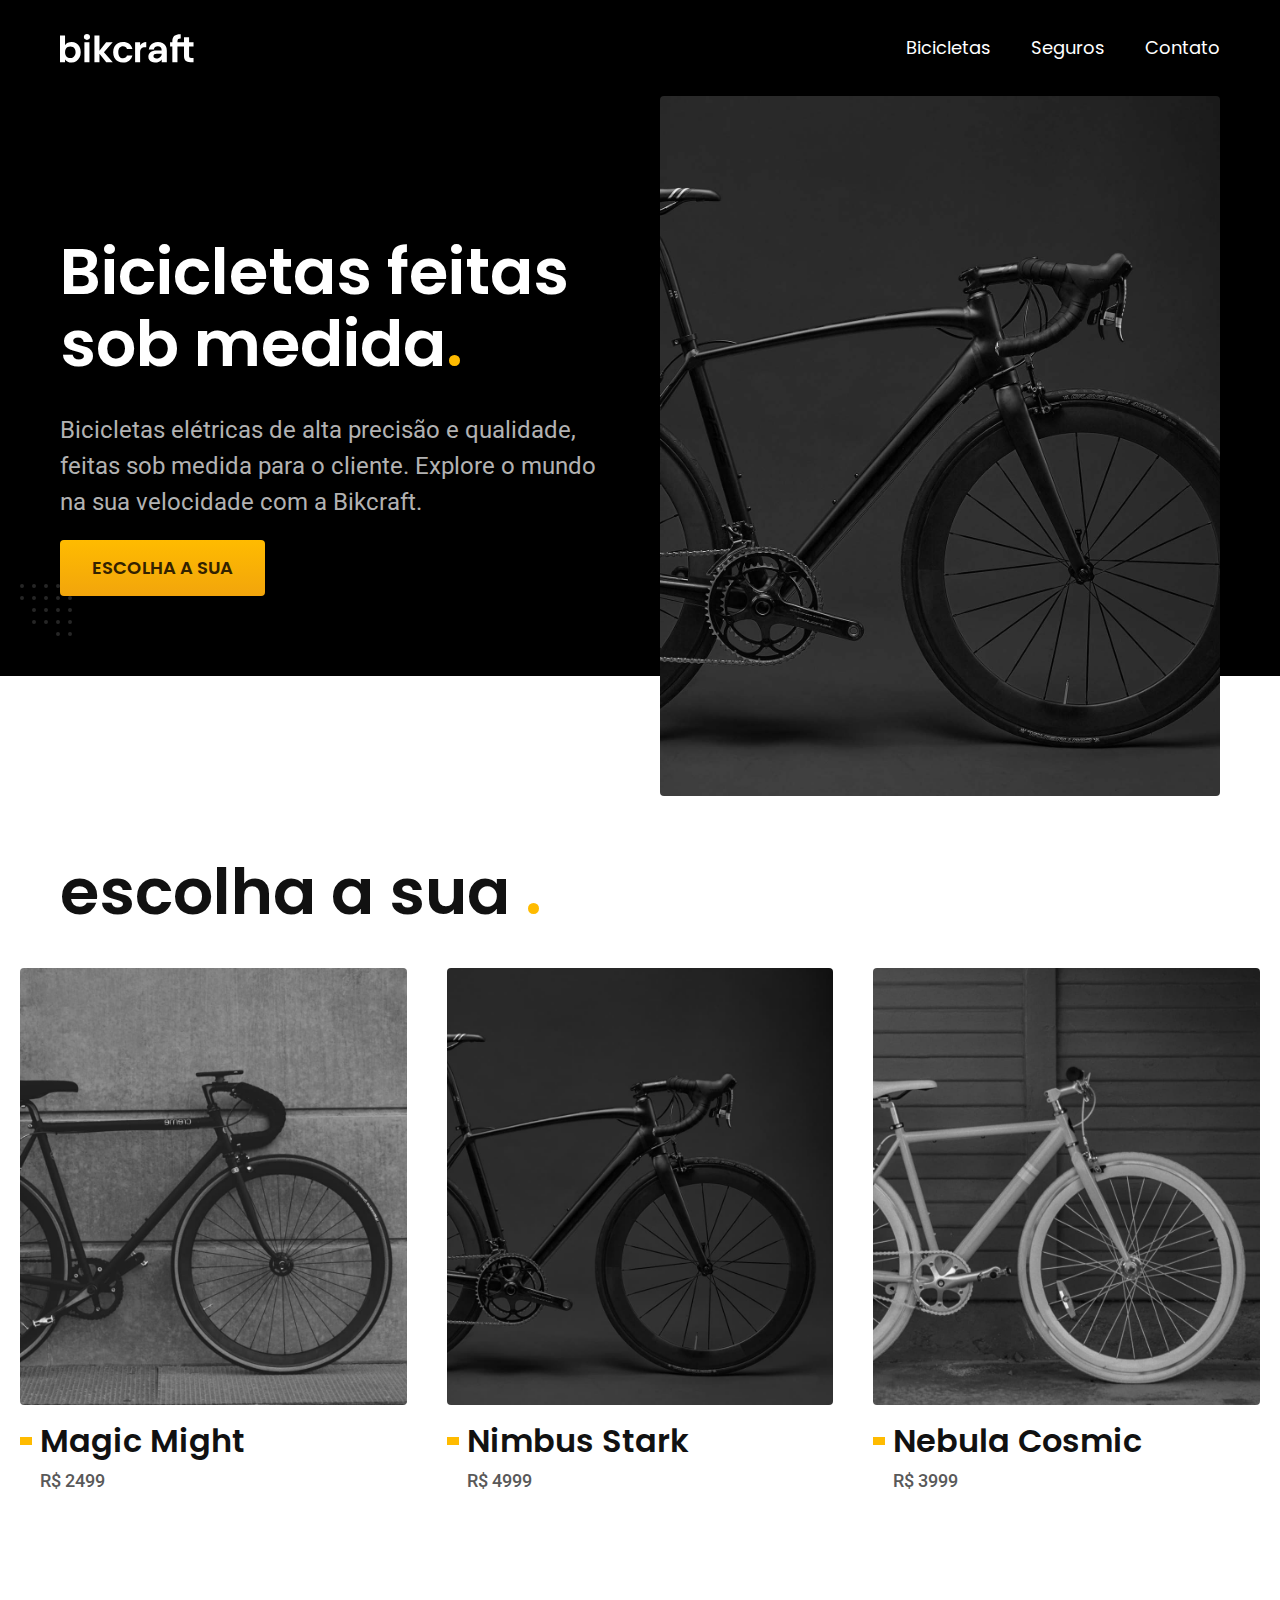
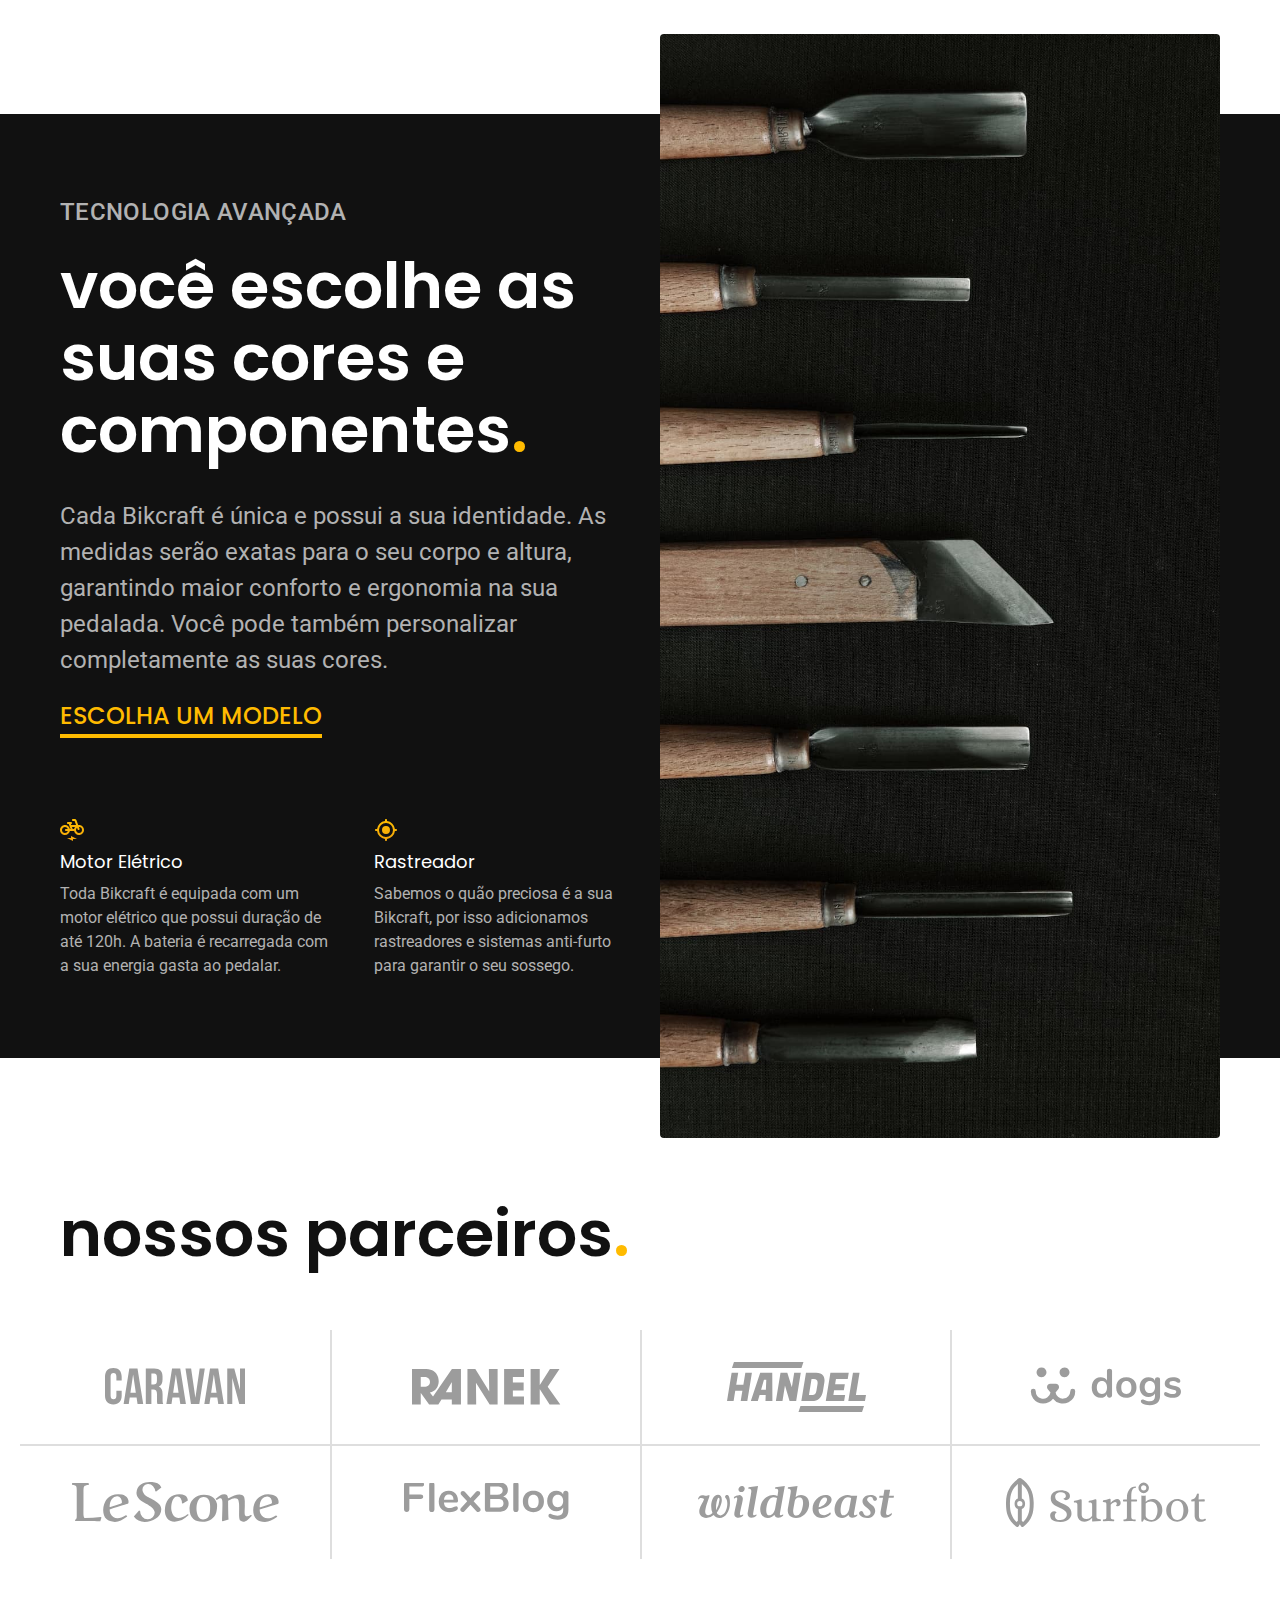
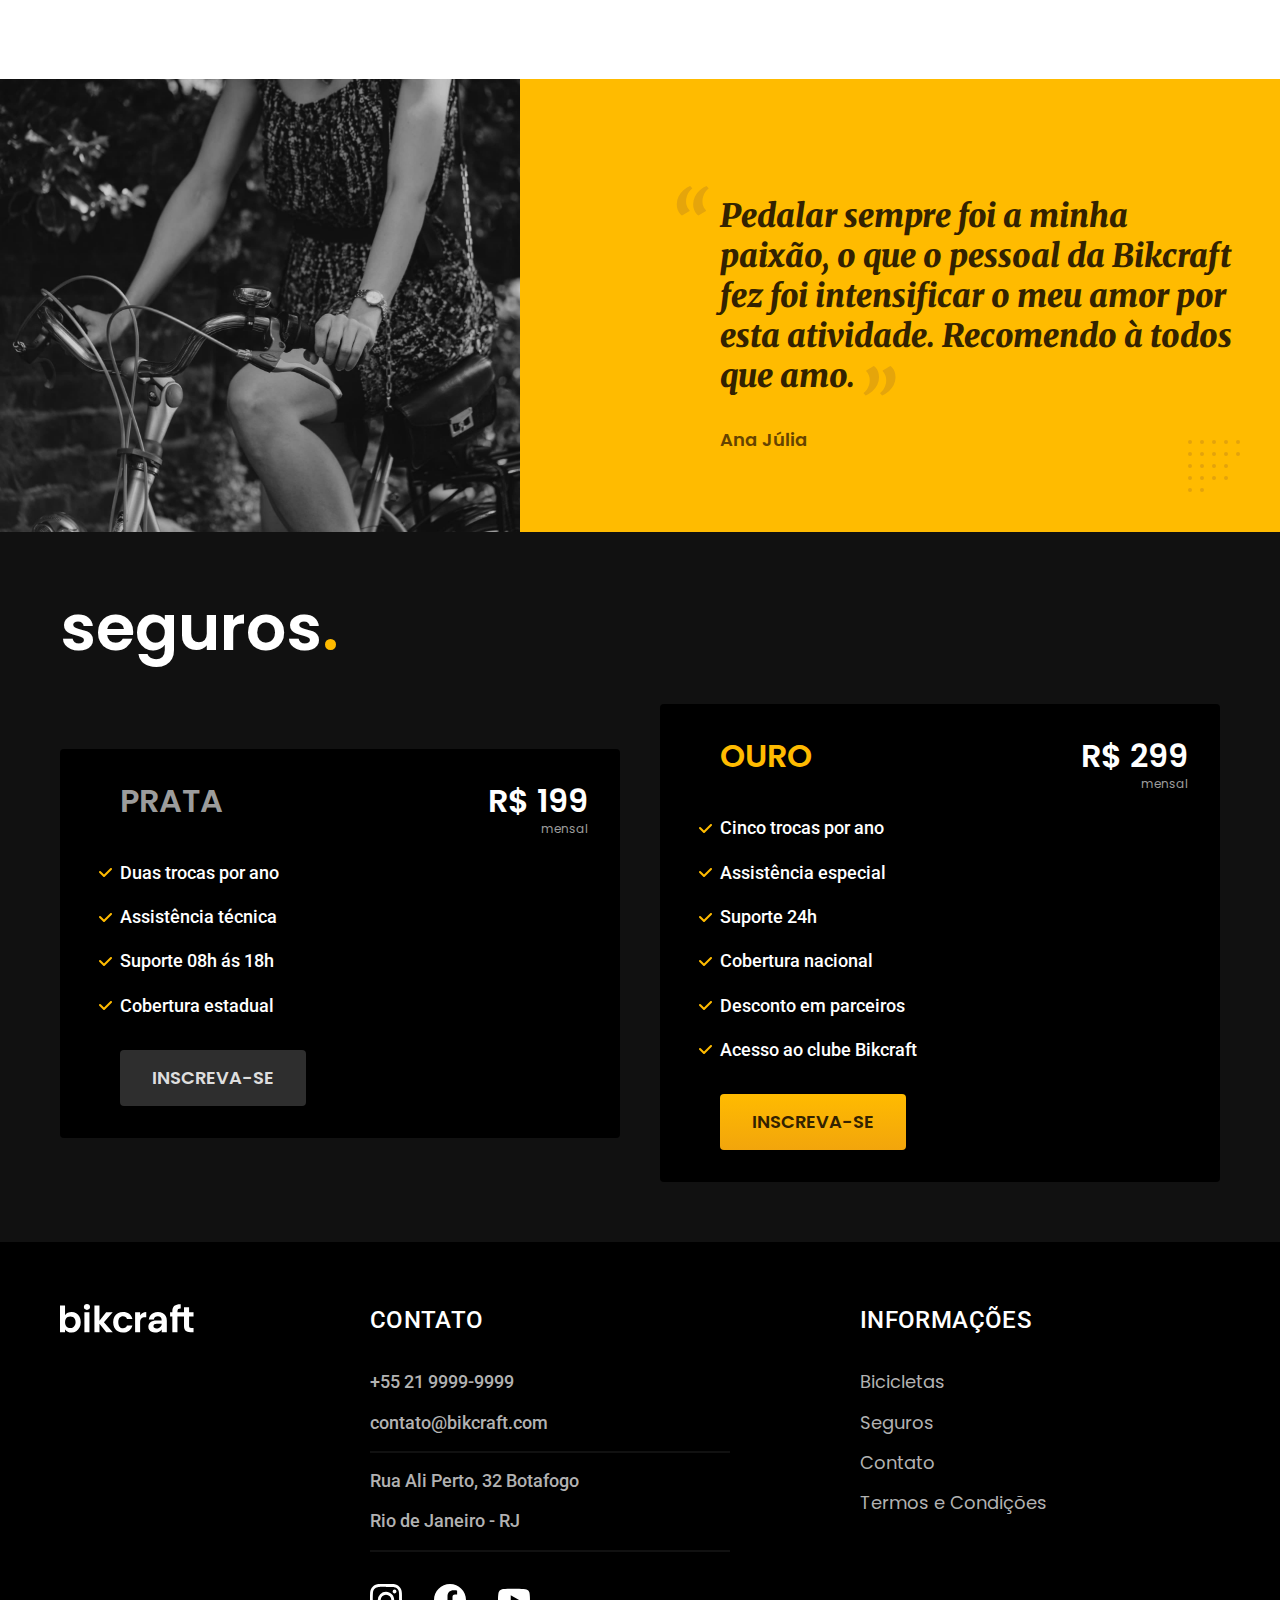
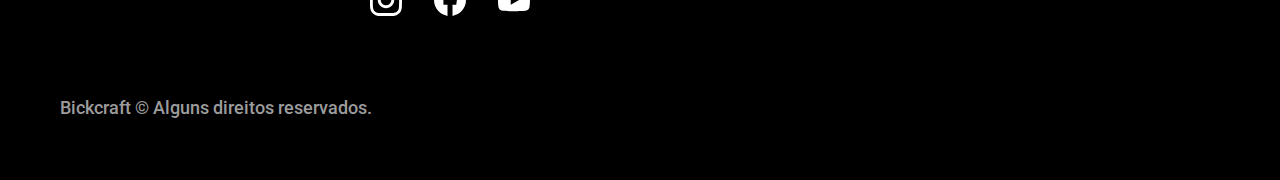
<file: index.html>
<!DOCTYPE html>
<html lang="pt-br">

<head>
    <meta charset="UTF-8">
    <meta http-equiv="X-UA-Compatible" content="IE=edge">
    <meta name="viewport" content="width=device-width, initial-scale=1.0">
    <title>Bikcraft - Bicicletas Elétricas</title>
    <meta name="desciption"
        content="Bicicletas elétricas de alta precisão e qualidade,  feitas sob medida para o cliente. Explore o mundo na sua velocidade com a Bikcraft.">
    <link rel="preconnect" href="https://fonts.googleapis.com">
    <link rel="preconnect" href="https://fonts.gstatic.com" crossorigin>
    <link
        href="https://fonts.googleapis.com/css2?family=Merriweather:ital,wght@1,900&family=Poppins:wght@400;600&family=Roboto:wght@400;500&display=swap"
        rel="stylesheet">
    <link rel="preload" href="./css/style.min.css" as="style">
    <link rel="stylesheet" href="./css/style.min.css">
    <link rel="icon" href="../favicon.svg" type="image/svg+xml">

    <script>document.documentElement.classList.add('js');</script>
</head>

<body>
    <header class="header-bg">
        <div class="header cor-0 container">
            <a href="./">
                <img src="./img/bikcraft.svg" width="136" height="32" alt="bikcraft">
            </a>
            <nav aria-label="primaria">
                <ul class="header-menu font-1-m cor-0">
                    <li><a href="./bicicletas.html">Bicicletas</a></li>
                    <li><a href="./seguros.html">Seguros</a></li>
                    <li><a href="./contato.html">Contato</a></li>
                </ul>
            </nav>
        </div>
    </header>

    <main class="introducao-bg">
        <div class="introducao container">
            <div class="introducao-conteudo">
                <h1 class="font-1-xxl cor-0 fadeInDown" data-anime="200">Bicicletas feitas sob medida<span
                        class="cor-p1">.</span></h1>
                <p class="font-2-l cor-5 fadeInDown" data-anime="400">Bicicletas elétricas de alta precisão e qualidade,
                    feitas sob medida para o
                    cliente. Explore o mundo
                    na
                    sua velocidade com a Bikcraft.</p>
                <a class="botao fadeInDown" href="./bicicletas.html" data-anime="600">Escolha a sua</a>
            </div>
            <picture data-anime="800" class="fadeInDown">
                <source media="(max-width: 800px)" srcset="./img/bicicletas/nimbus.jpg">
                <img src="./img/fotos/introducao.jpg" width="1280" height="1600" alt="Bicicleta elétrica preta">
            </picture>
        </div>
    </main>

    <article class="bicicletas-lista">
        <h2 class="container font-1-xxl">escolha a sua <span class="cor-p1">.</span></h2>
        <ul>
            <li>
                <a href="./bicicletas/magic.html">
                    <img src="./img/bicicletas/magic-home.jpg" width="920" height="1040" alt="bicicleta preta">
                    <h3 class="font-1-xl">Magic Might</h3>
                    <span class="font-2-m cor-8">R$ 2499</span>
                </a>
            </li>
            <li>
                <a href="./bicicletas/nimbus.html">
                    <img src="./img/bicicletas/nimbus-home.jpg" width="920" height="1040" alt="bicicleta preta">
                    <h3 class="font-1-xl">Nimbus Stark</h3>
                    <span class="font-2-m cor-8">R$ 4999</span>
                </a>
            </li>
            <li>
                <a href="./bicicletas/nebula.html">
                    <img src="./img/bicicletas/nebula-home.jpg" width="920" height="1040" alt="bicicleta preta">
                    <h3 class="font-1-xl">Nebula Cosmic</h3>
                    <span class="font-2-m cor-8">R$ 3999</span>
                </a>
            </li>
        </ul>
    </article>

    <article class="tecnologia-bg">
        <div class="tecnologia container">
            <div class="tecnologia-conteudo">
                <span class="font-2-l-b cor-5">Tecnologia Avançada</span>
                <h2 class="font-1-xxl cor-0">você escolhe as suas cores e componentes<span class="cor-p1">.</span></h2>
                <p class="font-2-l cor-5">Cada Bikcraft é única e possui a sua identidade. As medidas serão exatas para
                    o seu corpo e altura,
                    garantindo maior conforto e ergonomia na sua pedalada. Você pode também personalizar completamente
                    as suas cores.</p>
                <a class="link" href="./bicicletas.html">Escolha um modelo</a>
                <div class="tecnologia-vantagens">
                    <div>
                        <img src="./img/icones/eletrica.svg" width="24" height="24" alt="">
                        <h3 class="font-1-m cor-0">Motor Elétrico</h3>
                        <p class="font-2-s cor-5">Toda Bikcraft é equipada com um motor elétrico que possui duração de
                            até 120h. A bateria é
                            recarregada com a sua energia gasta ao pedalar.</p>
                    </div>
                    <div>
                        <img src="./img/icones/rastreador.svg" width="24" height="24" alt="">
                        <h3 class="font-1-m cor-0">Rastreador</h3>
                        <p class="font-2-s cor-5">Sabemos o quão preciosa é a sua Bikcraft, por isso adicionamos
                            rastreadores e sistemas anti-furto
                            para garantir o seu sossego.</p>
                    </div>
                </div>
            </div>
            <div class="tecnologia-imagem">
                <img src="./img/fotos/tecnologia.jpg" width="1200" height="1920" alt="">
            </div>
        </div>
    </article>

    <section class="parceiros" aria-label="Nossos Parceiros">
        <h2 class="container font-1-xxl">nossos parceiros<span class="cor-p1">.</span></h2>

        <ul>
            <li><img src="./img/parceiros/caravan.svg" width="140" height="38" alt="Caravan"></li>
            <li><img src="./img/parceiros/ranek.svg" width="149" height="36" alt="Ranek"></li>
            <li><img src="./img/parceiros/handel.svg" width="139" height="50" alt="Handel"></li>
            <li><img src="./img/parceiros/dogs.svg" width="152" height="39" alt="Dogs"></li>
            <li><img src="./img/parceiros/lescone.svg" width="208" height="41" alt="Lescone"></li>
            <li><img src="./img/parceiros/flexblog.svg" width="165" height="38" alt="Flexblog"></li>
            <li><img src="./img/parceiros/wildbeast.svg" width="196" height="34" alt="Wildbeast"></li>
            <li><img src="./img/parceiros/surfbot.svg" width="200" height="49" alt="Surfbot"></li>
        </ul>
    </section>

    <section class="depoimento" aria-label="Depoimento">
        <div>
            <img src="./img/fotos/depoimento.jpg" width="1560" height="1360"
                alt="Pessoa pedalando uma bicicleta Bikcraft">
        </div>
        <div class="depoimento-conteudo">
            <blockquote class="font-1-xl cor-p5">
                <p>Pedalar sempre foi a minha paixão, o que o pessoal da Bikcraft fez foi intensificar o meu amor por
                    esta atividade. Recomendo à todos que amo.</p>
            </blockquote>
            <span class="font-1-m-b cor-p4">Ana Júlia</span>
        </div>
    </section>

    <article class="seguros-bg" aria-label="seguros">
        <div class="seguros container">
            <h2 class="font-1-xxl cor-0">seguros<span class="cor-p1">.</span></h2>
            <div class="seguros-item">
                <h3 class="font-1-xl cor-6">PRATA</h3>
                <span class="font-1-xl cor-0">R$ 199 <span class="font-1-xs cor-6">mensal</span></span>
                <ul class="font-2-m cor-0">
                    <li>Duas trocas por ano</li>
                    <li>Assistência técnica</li>
                    <li>Suporte 08h ás 18h</li>
                    <li>Cobertura estadual</li>
                </ul>
                <a class="botao secundario" href="./orcamento.html">Inscreva-se</a>
            </div>

            <div class="seguros-item">
                <h3 class="font-1-xl cor-p1">OURO</h3>
                <span class="font-1-xl cor-0">R$ 299 <span class="font-1-xs cor-6">mensal</span></span>
                <ul class="font-2-m cor-0">
                    <li>Cinco trocas por ano</li>
                    <li>Assistência especial</li>
                    <li>Suporte 24h</li>
                    <li>Cobertura nacional</li>
                    <li>Desconto em parceiros</li>
                    <li>Acesso ao clube Bikcraft</li>
                </ul>
                <a class="botao" href="./orcamento.html">Inscreva-se</a>
            </div>
        </div>
    </article>

    <footer class="footer-bg">
        <div class="footer container">
            <img src="./img/bikcraft.svg" width="136" height="32" alt="Bikcraft">
            <div class="footer-contato">
                <h3 class="font-2-l-b cor-0">Contato</h3>
                <ul class="font-2-m cor-5">
                    <li><a href="tel:+552199999">+55 21 9999-9999</a></li>
                    <li><a href="mailto:contato@bikcraft.com">contato@bikcraft.com</a></li>
                    <li>Rua Ali Perto, 32 Botafogo</li>
                    <li>Rio de Janeiro - RJ</li>
                </ul>
                <div class="footer-redes">
                    <a href="./">
                        <img src="./img/redes/instagram.svg" width="32" height="32" alt="Instagram">
                    </a>
                    <a href="./">
                        <img src="./img/redes/facebook.svg" width="32" height="32" alt="Facebook">
                    </a>
                    <a href="./">
                        <img src="./img/redes/youtube.svg" width="32" height="32" alt="Youtube">
                    </a>
                </div>
            </div>
            <div class="footer-informacoes">
                <h3 class="font-2-l-b cor-0">Informações</h3>
                <nav>
                    <ul class="font-1-m cor-5">
                        <li><a href="./bicicletas.html">Bicicletas</a></li>
                        <li><a href="./seguros.html">Seguros</a></li>
                        <li><a href="./contato.html">Contato</a></li>
                        <li><a href="./termos.html">Termos e Condições</a></li>
                    </ul>
                </nav>
            </div>
            <p class="footer-copy font-2-m cor-6">Bickcraft © Alguns direitos reservados.</p>
        </div>
    </footer>
    <script src="./js/plugins/simple-anime.js"></script>
    <script src="./js/script.js"></script>
</body>

</html>
</file>
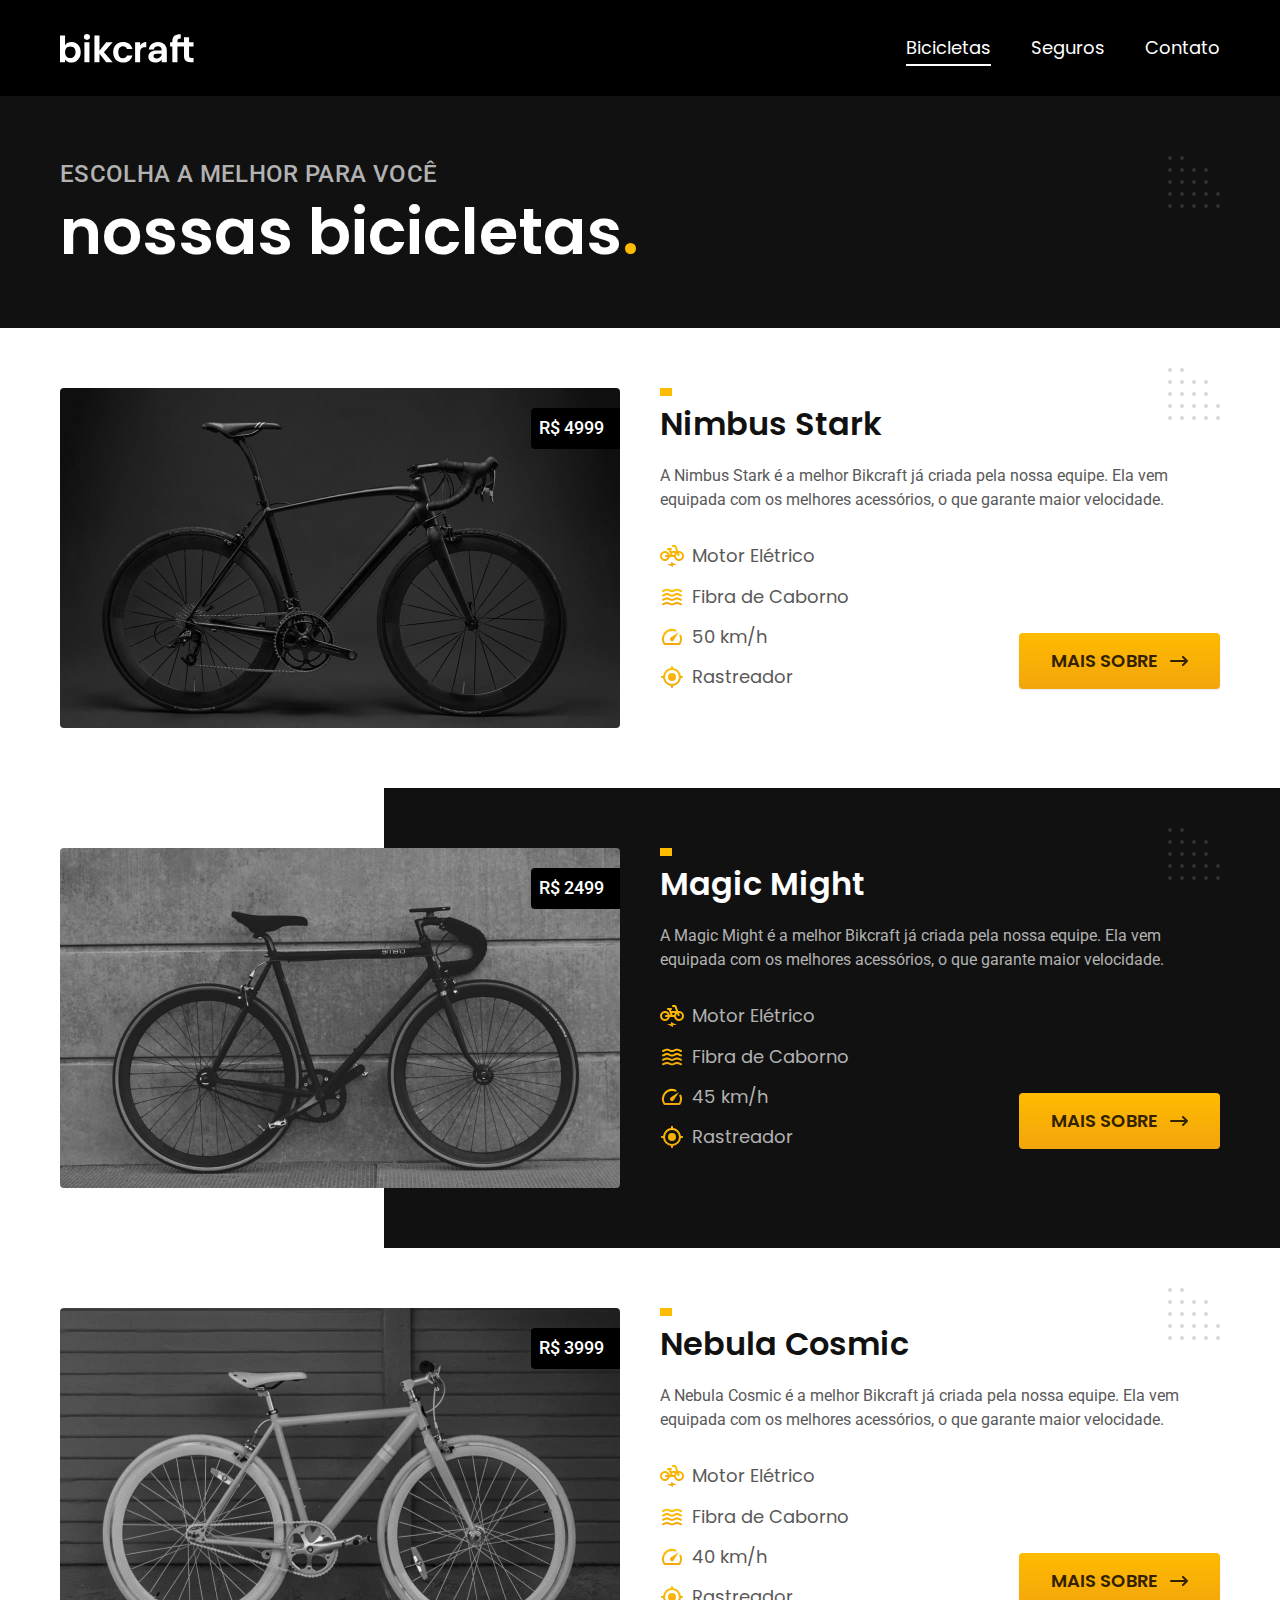
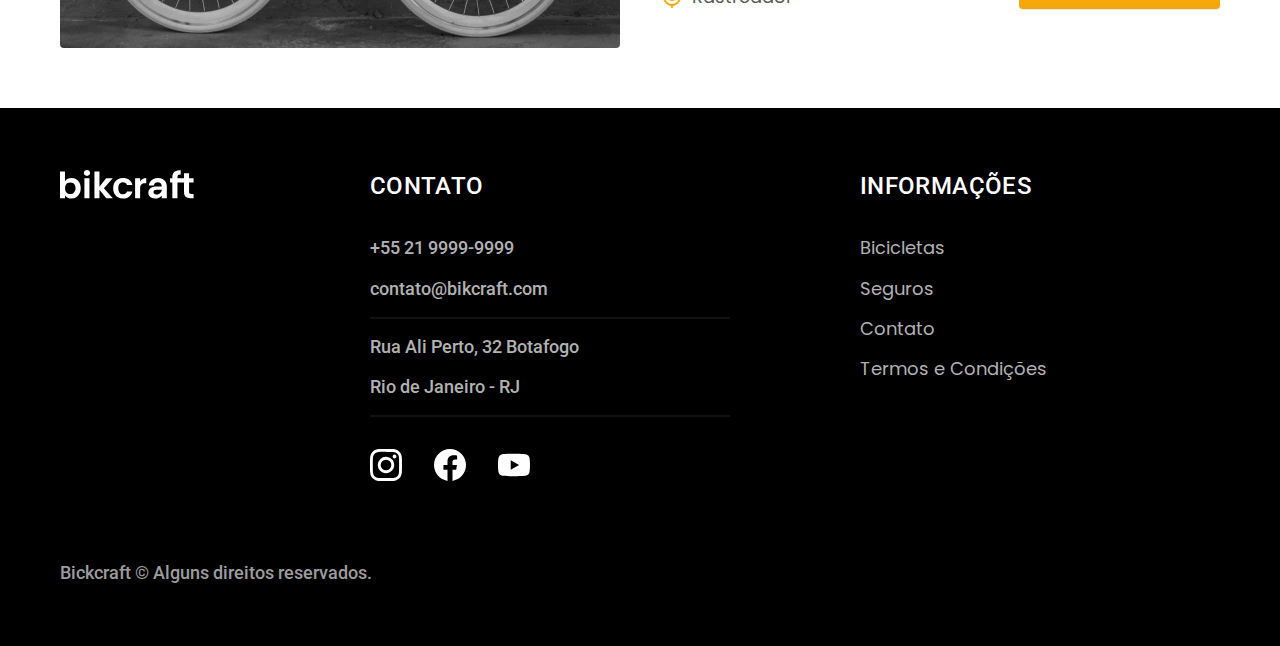
<file: bicicletas.html>
<!DOCTYPE html>
<html lang="pt-br">

<head>
    <meta charset="UTF-8">
    <meta http-equiv="X-UA-Compatible" content="IE=edge">
    <meta name="viewport" content="width=device-width, initial-scale=1.0">
    <title>Bicicletas | Bikcraft</title>
    <meta name="desciption" content="Termos e condições.">
    <link rel="preconnect" href="https://fonts.googleapis.com">
    <link rel="preconnect" href="https://fonts.gstatic.com" crossorigin>
    <link
        href="https://fonts.googleapis.com/css2?family=Merriweather:ital,wght@1,900&family=Poppins:wght@400;600&family=Roboto:wght@400;500&display=swap"
        rel="stylesheet">
    <link rel="preload" href="./css/style.min.css" as="style">
    <link rel="stylesheet" href="./css/style.min.css">
    <link rel="icon" href="../favicon.svg" type="image/svg+xml">

    <script>document.documentElement.classList.add('js');</script>
</head>

<body id="bicicletas">
    <header class="header-bg">
        <div class="header cor-0 container">
            <a href="./">
                <img src="./img/bikcraft.svg" width="136" height="32" alt="bikcraft">
            </a>
            <nav aria-label="primaria">
                <ul class="header-menu font-1-m cor-0">
                    <li><a href="./bicicletas.html">Bicicletas</a></li>
                    <li><a href="./seguros.html">Seguros</a></li>
                    <li><a href="./contato.html">Contato</a></li>
                </ul>
            </nav>
        </div>
    </header>



    <main>
        <div class="titulo-bg">
            <div class="titulo container">
                <p class="font-2-l-b cor-5">Escolha a melhor para você</p>
                <h1 class="font-1-xxl cor-0">nossas bicicletas<span class="cor-p1">.</span></h1>
            </div>
        </div>


        <div class="bicicletas container">
            <div class="bicicletas-imagem">
                <img src="./img/bicicletas/nimbus.jpg" width="1120" height="680" alt="Bicicleta preta">
                <span class="font-2-m cor-0">R$ 4999</span>
            </div>
            <div class="bicicletas-conteudo">
                <h2 class="font-1-xl">Nimbus Stark</h2>
                <p class="font-2-s cor-8">A Nimbus Stark é a melhor Bikcraft já criada pela nossa equipe. Ela vem
                    equipada com os melhores acessórios, o que garante maior velocidade.</p>
                <ul class="font-1-m cor-8">
                    <li>
                        <img src="./img/icones/eletrica.svg" width="32" height="32" alt="">
                        Motor Elétrico
                    </li>
                    <li>
                        <img src="./img/icones/carbono.svg" width="32" height="32" alt="">
                        Fibra de Caborno
                    </li>
                    <li>
                        <img src="./img/icones/velocidade.svg" width="32" height="32" alt="">
                        50 km/h
                    </li>
                    <li>
                        <img src="./img/icones/rastreador.svg" width="32" height="32" alt="">
                        Rastreador
                    </li>
                </ul>
                <a class="botao seta" href="../bicicletas/nimbus.html">Mais Sobre</a>
            </div>
        </div>


        <div class="bicicletas-bg">
            <div class="bicicletas container">
                <div class="bicicletas-imagem">
                    <img src="./img/bicicletas/magic.jpg" width="1120" height="680" alt="Bicicleta preta">
                    <span class="font-2-m cor-0">R$ 2499</span>
                </div>
                <div class="bicicletas-conteudo">
                    <h2 class="font-1-xl cor-0">Magic Might</h2>
                    <p class="font-2-s cor-5">A Magic Might é a melhor Bikcraft já criada pela nossa equipe. Ela vem
                        equipada com os melhores acessórios, o que garante maior velocidade.</p>
                    <ul class="font-1-m cor-5">
                        <li>
                            <img src="./img/icones/eletrica.svg" width="32" height="32" alt="">
                            Motor Elétrico
                        </li>
                        <li>
                            <img src="./img/icones/carbono.svg" width="32" height="32" alt="">
                            Fibra de Caborno
                        </li>
                        <li>
                            <img src="./img/icones/velocidade.svg" width="32" height="32" alt="">
                            45 km/h
                        </li>
                        <li>
                            <img src="./img/icones/rastreador.svg" width="32" height="32" alt="">
                            Rastreador
                        </li>
                    </ul>
                    <a class="botao seta" href="../bicicletas/magic.html">Mais Sobre</a>
                </div>
            </div>
        </div>


        <div class="bicicletas container">
            <div class="bicicletas-imagem">
                <img src="./img/bicicletas/nebula.jpg" width="1120" height="680" alt="Bicicleta preta">
                <span class="font-2-m cor-0">R$ 3999</span>
            </div>
            <div class="bicicletas-conteudo">
                <h2 class="font-1-xl">Nebula Cosmic</h2>
                <p class="font-2-s cor-8">A Nebula Cosmic é a melhor Bikcraft já criada pela nossa equipe. Ela vem
                    equipada com os melhores acessórios, o que garante maior velocidade.</p>
                <ul class="font-1-m cor-8">
                    <li>
                        <img src="./img/icones/eletrica.svg" width="32" height="32" alt="">
                        Motor Elétrico
                    </li>
                    <li>
                        <img src="./img/icones/carbono.svg" width="32" height="32" alt="">
                        Fibra de Caborno
                    </li>
                    <li>
                        <img src="./img/icones/velocidade.svg" width="32" height="32" alt="">
                        40 km/h
                    </li>
                    <li>
                        <img src="./img/icones/rastreador.svg" width="32" height="32" alt="">
                        Rastreador
                    </li>
                </ul>
                <a class="botao seta" href="./bicicletas/nebula.html">Mais Sobre</a>
            </div>
        </div>

    </main>

    <footer class="footer-bg">
        <div class="footer container">
            <img src="./img/bikcraft.svg" width="136" height="32" alt="Bikcraft">
            <div class="footer-contato">
                <h3 class="font-2-l-b cor-0">Contato</h3>
                <ul class="font-2-m cor-5">
                    <li><a href="tel:+552199999">+55 21 9999-9999</a></li>
                    <li><a href="mailto:contato@bikcraft.com">contato@bikcraft.com</a></li>
                    <li>Rua Ali Perto, 32 Botafogo</li>
                    <li>Rio de Janeiro - RJ</li>
                </ul>
                <div class="footer-redes">
                    <a href="./">
                        <img src="./img/redes/instagram.svg" width="32" height="32" alt="Instagram">
                    </a>
                    <a href="./">
                        <img src="./img/redes/facebook.svg" width="32" height="32" alt="Facebook">
                    </a>
                    <a href="./">
                        <img src="./img/redes/youtube.svg" width="32" height="32" alt="Youtube">
                    </a>
                </div>
            </div>
            <div class="footer-informacoes">
                <h3 class="font-2-l-b cor-0">Informações</h3>
                <nav>
                    <ul class="font-1-m cor-5">
                        <li><a href="./bicicletas.html">Bicicletas</a></li>
                        <li><a href="./seguros.html">Seguros</a></li>
                        <li><a href="./contato.html">Contato</a></li>
                        <li><a href="./termos.html">Termos e Condições</a></li>
                    </ul>
                </nav>
            </div>
            <p class="footer-copy font-2-m cor-6">Bickcraft © Alguns direitos reservados.</p>
        </div>
    </footer>
    <script src="./js/script.js"></script>
</body>

</html>
</file>
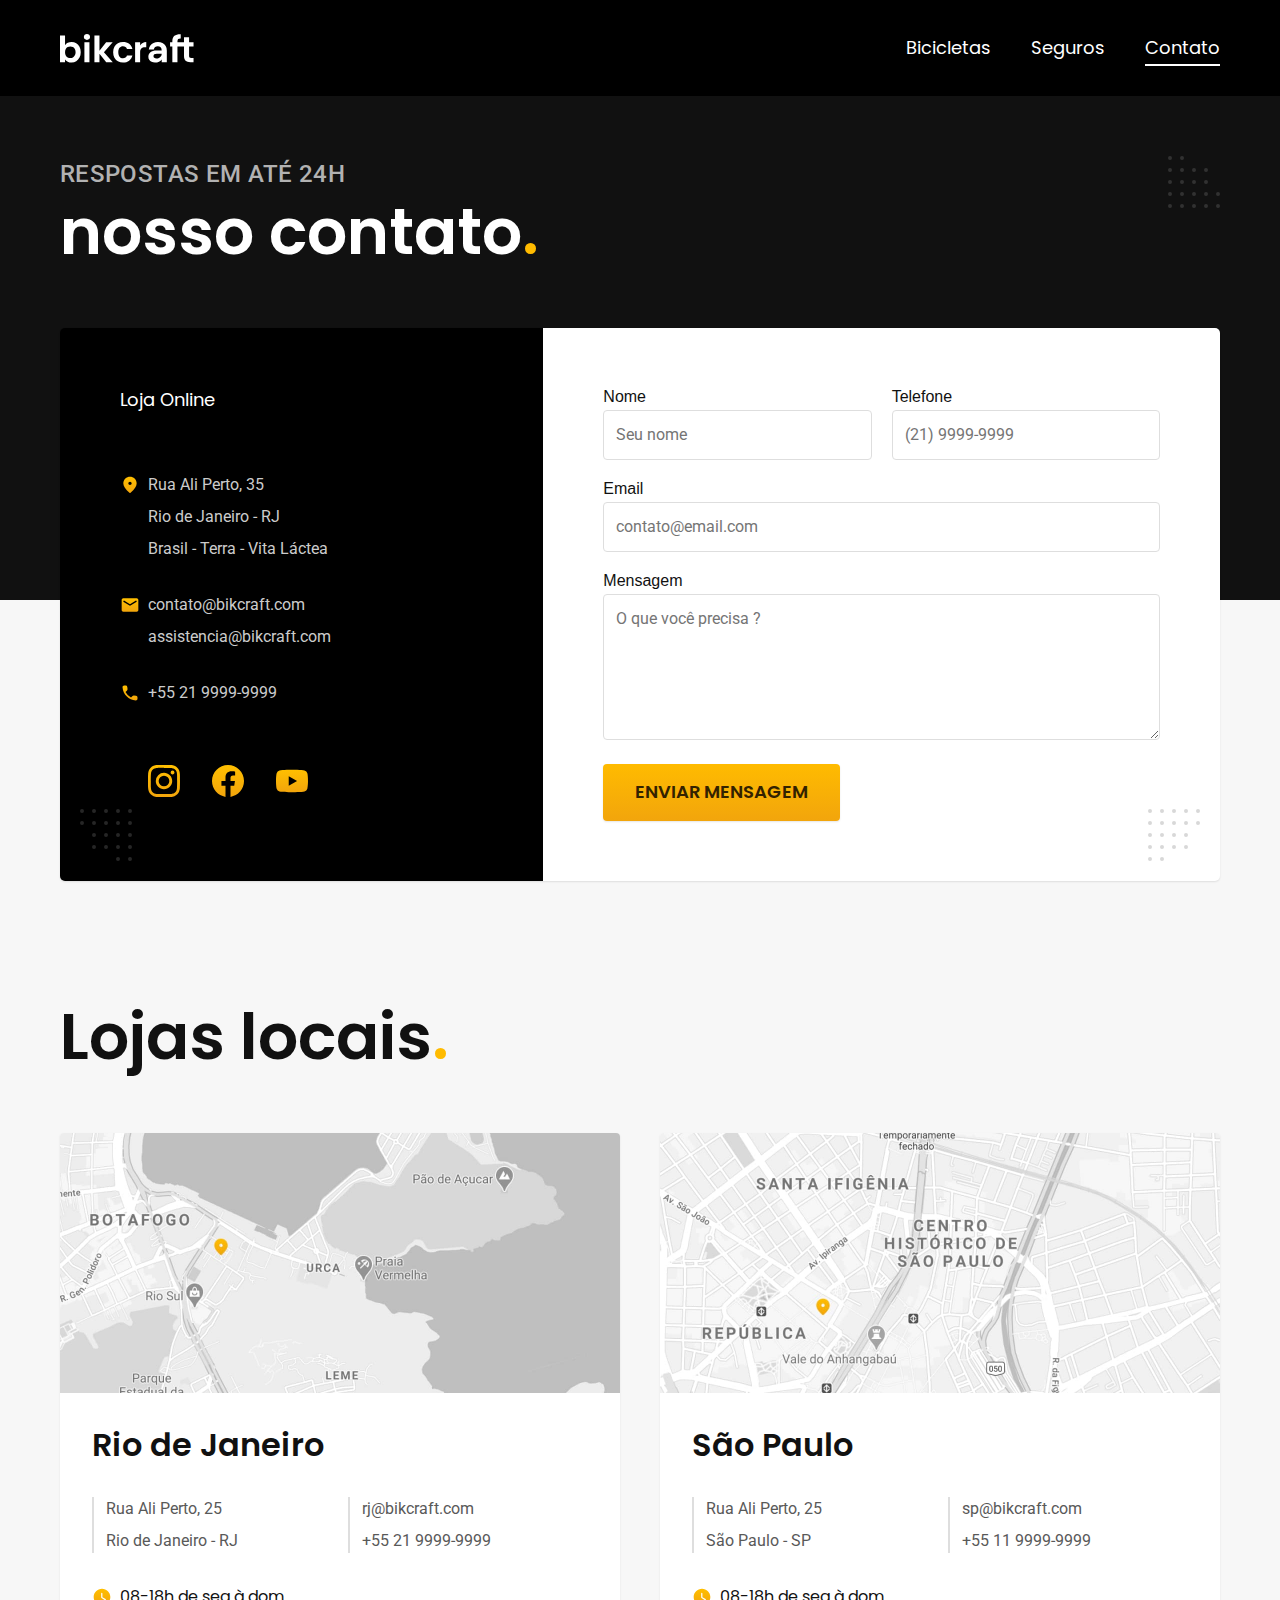
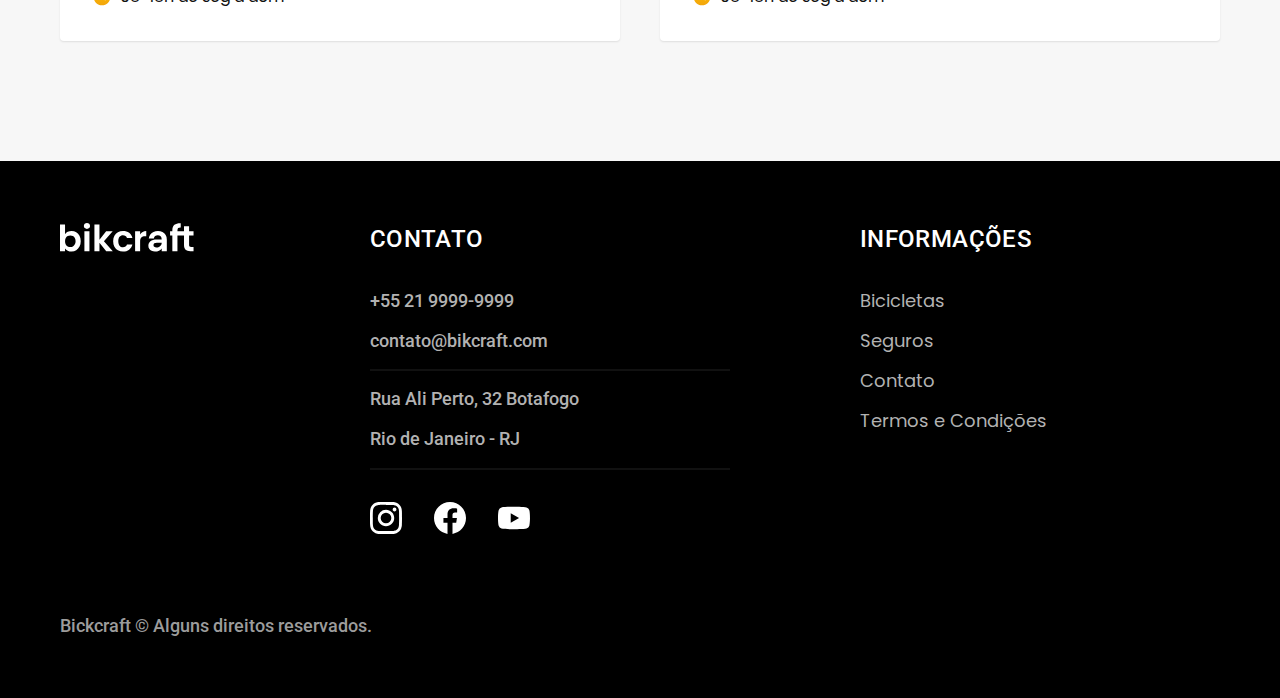
<file: contato.html>
<!DOCTYPE html>
<html lang="pt-br">

<head>
    <meta charset="UTF-8">
    <meta http-equiv="X-UA-Compatible" content="IE=edge">
    <meta name="viewport" content="width=device-width, initial-scale=1.0">
    <title>Contato | Bikcraft</title>
    <meta name="desciption" content="Contato.">
    <link rel="preconnect" href="https://fonts.googleapis.com">
    <link rel="preconnect" href="https://fonts.gstatic.com" crossorigin>
    <link
        href="https://fonts.googleapis.com/css2?family=Merriweather:ital,wght@1,900&family=Poppins:wght@400;600&family=Roboto:wght@400;500&display=swap"
        rel="stylesheet">
<link rel="preload" href="./css/style.min.css" as="style">
<link rel="stylesheet" href="./css/style.min.css">
<link rel="icon" href="./favicon.svg" type="image/svg+xml">    <script>document.documentElement.classList.add('js');</script>
</head>

<body id="contato">
    <header class="header-bg">
        <div class="header cor-0 container">
            <a href="./">
                <img src="./img/bikcraft.svg" width="136" height="32" alt="bikcraft">
            </a>
            <nav aria-label="primaria">
                <ul class="header-menu font-1-m cor-0">
                    <li><a href="./bicicletas.html">Bicicletas</a></li>
                    <li><a href="./seguros.html">Seguros</a></li>
                    <li><a href="./contato.html">Contato</a></li>
                </ul>
            </nav>
        </div>
    </header>



    <main>
        <div class="titulo-bg">
            <div class="titulo container">
                <p class="font-2-l-b cor-5">Respostas em até 24h</p>
                <h1 class="font-1-xxl cor-0">nosso contato<span class="cor-p1">.</span></h1>
            </div>
        </div>

        <div class="contato container">
            <section class="contato-dados" aria-label="Endereço">
                <h2 class="font-1-m cor-0">Loja Online</h2>
                <div class="contato-endereco font-2-s cor-4">
                    <p>Rua Ali Perto, 35</p>
                    <p>Rio de Janeiro - RJ</p>
                    <p>Brasil - Terra - Vita Láctea</p>
                </div>
                <address class="contato-meios font-2-s cor-4">
                    <a href="mailto:contato@bikcraft.com">contato@bikcraft.com</a>
                    <a href="mailto:assistencia@bikcraft.com">assistencia@bikcraft.com</a>
                    <a href="tel:+552199999">+55 21 9999-9999</a>
                </address>
                <div class="contato-redes">
                    <a href="./">
                        <img src="./img/redes/instagram-p.svg" width="32" height="32" alt="Instagram">
                    </a>
                    <a href="./">
                        <img src="./img/redes/facebook-p.svg" width="32" height="32" alt="Facebook">
                    </a>
                    <a href="./">
                        <img src="./img/redes/youtube-p.svg" width="32" height="32" alt="Youtube">
                    </a>
                </div>
            </section>

            <section class="contato-formulario" aria-label="Formulário ">
                <form class="form" action="./contato.html">
                    <div>
                        <label for="nome">Nome</label>
                        <input type="text" id="nome" name="nome" placeholder="Seu nome">
                    </div>
                    <div>
                        <label for="telefone">Telefone</label>
                        <input type="text" id="telefone" name="telefone" placeholder="(21) 9999-9999">
                    </div>
                    <div class="col-2">
                        <label for="email">Email</label>
                        <input type="email" id="email" name="email" placeholder="contato@email.com">
                    </div>
                    <div class="col-2">
                        <label for="mensagem">Mensagem</label>
                        <textarea rows="5" id="mensagem" name="mensagem" placeholder="O que você precisa ?"></textarea>
                    </div>
                    <button class="botao col-2">Enviar Mensagem</button>
                </form>
            </section>
        </div>
    </main>

    <article class="lojas container">
        <h2 class="font-1-xxl">Lojas locais<span class="cor-p1">.</span></h2>
        <div class="lojas-item">
            <img src="./img/lojas/rj.jpg" width="1120" height="520" alt="mapa marcando o endereço em Rua Ali Perto, 25 - Rio de Janeiro - RJ">
            <div class="lojas-conteudo">
                <h3 class="font-1-xl">Rio de Janeiro</h3>
                <div class="lojas-dados font-2-s cor-8">
                    <p>Rua Ali Perto, 25</p>
                    <p>Rio de Janeiro - RJ</p>
                </div>
                <div class="lojas-dados font-2-s cor-8">
                    <a href="rj@bikcraft.com">rj@bikcraft.com</a>
                    <a href="tel:+552199999">+55 21 9999-9999</a>
                </div>
                <p class="lojas-tempo font-1-s"><img src="./img/icones/horario.svg" width="20" height="20" alt="">08-18h de seg à dom</p>
            </div>
        </div>

        <div class="lojas-item">
            <img src="./img/lojas/sp.jpg" width="1120" height="520" alt="mapa marcando o endereço em Rua Ali Perto, 25 - São Paulo - SP">
            <div class="lojas-conteudo">
                <h3 class="font-1-xl">São Paulo</h3>
                <div class="lojas-dados font-2-s cor-8">
                    <p>Rua Ali Perto, 25</p>
                    <p>São Paulo - SP</p>
                </div>
                <div class="lojas-dados font-2-s cor-8">
                    <a href="mailto:sp@bikcraft.com">sp@bikcraft.com</a>
                    <a href="tel:+551199999">+55 11 9999-9999</a>
                </div>
                <p class="lojas-tempo font-1-s"><img src="./img/icones/horario.svg" width="20" height="20" alt="">08-18h de seg à dom</p>
            </div>
        </div>
    </article>

    <footer class="footer-bg">
        <div class="footer container">
            <img src="./img/bikcraft.svg" width="136" height="32" alt="Bikcraft">
            <div class="footer-contato">
                <h3 class="font-2-l-b cor-0">Contato</h3>
                <ul class="font-2-m cor-5">
                    <li><a href="tel:+552199999">+55 21 9999-9999</a></li>
                    <li><a href="mailto:contato@bikcraft.com">contato@bikcraft.com</a></li>
                    <li>Rua Ali Perto, 32 Botafogo</li>
                    <li>Rio de Janeiro - RJ</li>
                </ul>
                <div class="footer-redes">
                    <a href="./">
                        <img src="./img/redes/instagram.svg" width="32" height="32" alt="Instagram">
                    </a>
                    <a href="./">
                        <img src="./img/redes/facebook.svg" width="32" height="32" alt="Facebook">
                    </a>
                    <a href="./">
                        <img src="./img/redes/youtube.svg" width="32" height="32" alt="Youtube">
                    </a>
                </div>
            </div>
            <div class="footer-informacoes">
                <h3 class="font-2-l-b cor-0">Informações</h3>
                <nav>
                    <ul class="font-1-m cor-5">
                        <li><a href="./bicicletas.html">Bicicletas</a></li>
                        <li><a href="./seguros.html">Seguros</a></li>
                        <li><a href="./contato.html">Contato</a></li>
                        <li><a href="./termos.html">Termos e Condições</a></li>
                    </ul>
                </nav>
            </div>
            <p class="footer-copy font-2-m cor-6">Bickcraft © Alguns direitos reservados.</p>
        </div>
    </footer>
   <script src="./js/script.js"></script>
</body>

</html>
</file>
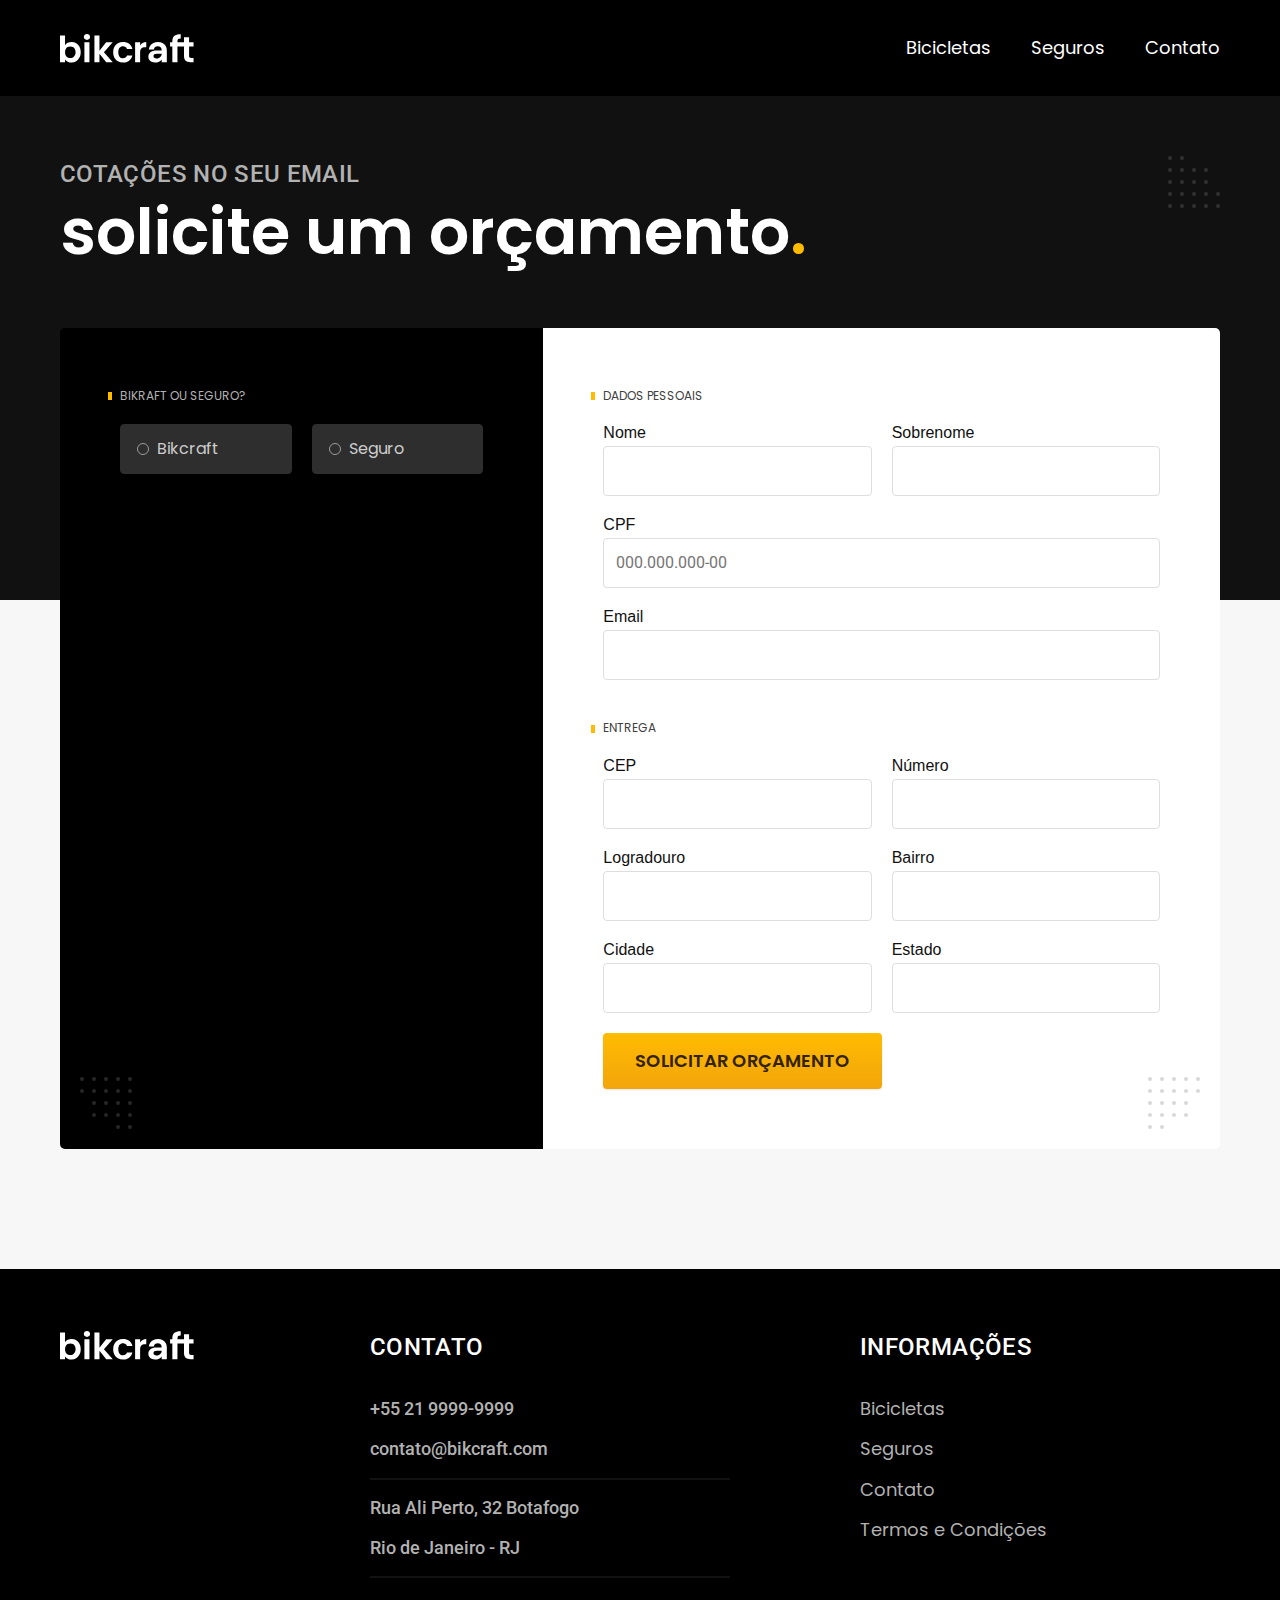
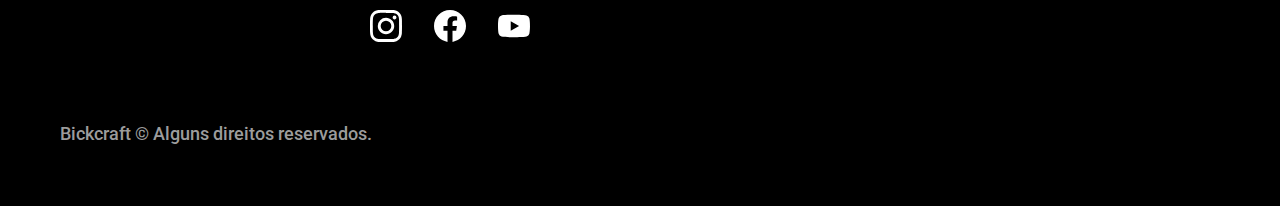
<file: orcamento.html>
<!DOCTYPE html>
<html lang="pt-br">

<head>
    <meta charset="UTF-8">
    <meta http-equiv="X-UA-Compatible" content="IE=edge">
    <meta name="viewport" content="width=device-width, initial-scale=1.0">
    <title>Orçamento | Bikcraft</title>
    <meta name="desciption" content="Orçamento.">
    <link rel="preconnect" href="https://fonts.googleapis.com">
    <link rel="preconnect" href="https://fonts.gstatic.com" crossorigin>
    <link
        href="https://fonts.googleapis.com/css2?family=Merriweather:ital,wght@1,900&family=Poppins:wght@400;600&family=Roboto:wght@400;500&display=swap"
        rel="stylesheet">
<link rel="preload" href="./css/style.min.css" as="style">
<link rel="stylesheet" href="./css/style.min.css">
<link rel="icon" href="./favicon.svg" type="image/svg+xml">    <script>document.documentElement.classList.add('js');</script>
</head>

<body id="orcamento">
    <header class="header-bg">
        <div class="header cor-0 container">
            <a href="./">
                <img src="./img/bikcraft.svg"  width="136" height="32" alt="bikcraft">
            </a>
            <nav aria-label="primaria">
                <ul class="header-menu font-1-m cor-0">
                    <li><a href="./bicicletas.html">Bicicletas</a></li>
                    <li><a href="./seguros.html">Seguros</a></li>
                    <li><a href="./contato.html">Contato</a></li>
                </ul>
            </nav>
        </div>
    </header>



    <main>
        <div class="titulo-bg">
            <div class="titulo container">
                <p class="font-2-l-b cor-5">cotações no seu email</p>
                <h1 class="font-1-xxl cor-0">solicite um orçamento<span class="cor-p1">.</span></h1>
            </div>
        </div>

        <form class="orcamento container" action="./">
            <div class="orcamento-produto">
                <h2 class="font-1-xs cor-5">Bikraft ou Seguro?</h2>

                <input type="radio" name="tipo" value="bikcraft" id="bikcraft">
                <label for="bikcraft">Bikcraft</label>

                <input type="radio" name="tipo" value="seguro" id="seguro">
                <label for="seguro">Seguro</label>

                <div class="orcamento-conteudo" id="orcamento-bikcraft">
                    <h2 class="font-1-xs cor-5">Escolha a sua</h2>

                    <input type="radio" name="produto" value="nimbus" id="nimbus">
                    <label for="nimbus">Nimbus Stark <span>R$ 4999</span></label>
                    <div class="orcamento-detalhes">
                        <ul class="font-1-xs cor-8">
                            <li><img src="./img/icones/eletrica.svg" width="32" height="32"  alt="">Motor Elétrico</li>
                            <li><img src="./img/icones/carbono.svg"  width="32" height="32" alt="">Fibra de Carbono</li>
                            <li><img src="./img/icones/velocidade.svg"  width="32" height="32" alt="">50 km/h</li>
                            <li><img src="./img/icones/rastreador.svg"  width="32" height="32" alt="">Rastreador</li>
                        </ul>
                        <img src="./img/bicicletas/nimbus.jpg" width="1120" height="680" alt="Bicicleta preta">
                    </div>

                    <input type="radio" name="produto" value="magic" id="magic">
                    <label for="magic">Magic Might <span>R$ 2499</span></label>
                    <div class="orcamento-detalhes">
                        <ul class="font-1-xs cor-8">
                            <li><img src="./img/icones/eletrica.svg" width="32" height="32" alt="">Motor Elétrico</li>
                            <li><img src="./img/icones/carbono.svg" width="32" height="32" alt="">Fibra de Carbono</li>
                            <li><img src="./img/icones/velocidade.svg" width="32" height="32" alt="">45 km/h</li>
                            <li><img src="./img/icones/rastreador.svg" width="32" height="32" alt="">Rastreador</li>
                        </ul>
                        <img src="./img/bicicletas/magic.jpg" width="1120" height="680" alt="Bicicleta preta">
                    </div>

                    <input type="radio" name="produto" value="nebula" id="nebula">
                    <label for="nebula">Nebula Cosmic <span>R$ 3999</span></label>
                    <div class="orcamento-detalhes">
                        <ul class="font-1-xs cor-8">
                            <li><img src="./img/icones/eletrica.svg" width="32" height="32" alt="">Motor Elétrico</li>
                            <li><img src="./img/icones/carbono.svg" width="32" height="32" alt="">Fibra de Carbono</li>
                            <li><img src="./img/icones/velocidade.svg" width="32" height="32" alt="">40 km/h</li>
                            <li><img src="./img/icones/rastreador.svg" width="32" height="32" alt="">Rastreador</li>
                        </ul>
                        <img src="./img/bicicletas/nebula.jpg" width="1120" height="680" alt="Bicicleta branca">
                    </div>
                </div>

                <div class="orcamento-conteudo" id="orcamento-seguro">
                    <h2 class="font-1-xs cor-5">Escolha o plano</h2>

                    <input type="radio" name="produto" value="prata" id="prata">
                    <label for="prata">Prata <span>R$ 199</span></label>

                    <input type="radio" name="produto" value="ouro" id="ouro">
                    <label for="ouro">Ouro <span>R$ 299</span></label>
                </div>
            </div>
            <div class="orcamento-dados form">
                <h2 class="font-1-xs cor-9 col-2">DADOS PESSOAIS</h2>
                <div>
                    <label for="nome">Nome</label>
                    <input type="text" id="nome" name="nome">
                </div>
                <div>
                    <label for="sobrenome">Sobrenome</label>
                    <input type="text" id="sobrenome" name="sobrenome">
                </div>
                <div class="col-2">
                    <label for="cpf">CPF</label>
                    <input type="text" id="cpf" name="cpf" placeholder="000.000.000-00">
                </div>
                <div class="col-2">
                    <label for="email">Email</label>
                    <input type="email" id="email" name="email">
                </div>
                <h2 class="font-1-xs cor-9 col-2">ENTREGA</h2>
                <div>
                    <label for="cep">CEP</label>
                    <input type="text" id="cep" name="cep">
                </div>
                <div>
                    <label for="numero">Número</label>
                    <input type="text" id="numero" name="numero">
                </div>
                <div>
                    <label for="logradouro">Logradouro</label>
                    <input type="text" id="logradouro" name="logradouro">
                </div>
                <div>
                    <label for="bairro">Bairro</label>
                    <input type="text" id="bairro" name="bairro">
                </div>
                <div>
                    <label for="cidade">Cidade</label>
                    <input type="text" id="cidade" name="cidade">
                </div>
                <div>
                    <label for="estado">Estado</label>
                    <input type="text" id="estado" name="estado">
                </div>
                <button class="botao col-2">Solicitar Orçamento</button>
            </div>
        </form>

    </main>

    <footer class="footer-bg">
        <div class="footer container">
            <img src="./img/bikcraft.svg" width="136" height="32" alt="Bikcraft">
            <div class="footer-contato">
                <h3 class="font-2-l-b cor-0">Contato</h3>
                <ul class="font-2-m cor-5">
                    <li><a href="tel:+552199999">+55 21 9999-9999</a></li>
                    <li><a href="mailto:contato@bikcraft.com">contato@bikcraft.com</a></li>
                    <li>Rua Ali Perto, 32 Botafogo</li>
                    <li>Rio de Janeiro - RJ</li>
                </ul>
                <div class="footer-redes">
                    <a href="./">
                        <img src="./img/redes/instagram.svg" width="32" height="32" alt="Instagram">
                    </a>
                    <a href="./">
                        <img src="./img/redes/facebook.svg" width="32" height="32" alt="Facebook">
                    </a>
                    <a href="./">
                        <img src="./img/redes/youtube.svg" width="32" height="32" alt="Youtube">
                    </a>
                </div>
            </div>
            <div class="footer-informacoes">
                <h3 class="font-2-l-b cor-0">Informações</h3>
                <nav>
                    <ul class="font-1-m cor-5">
                        <li><a href="./bicicletas.html">Bicicletas</a></li>
                        <li><a href="./seguros.html">Seguros</a></li>
                        <li><a href="./contato.html">Contato</a></li>
                        <li><a href="./termos.html">Termos e Condições</a></li>
                    </ul>
                </nav>
            </div>
            <p class="footer-copy font-2-m cor-6">Bickcraft © Alguns direitos reservados.</p>
        </div>
    </footer>
   <script src="./js/script.js"></script>
</body>

</html>
</file>
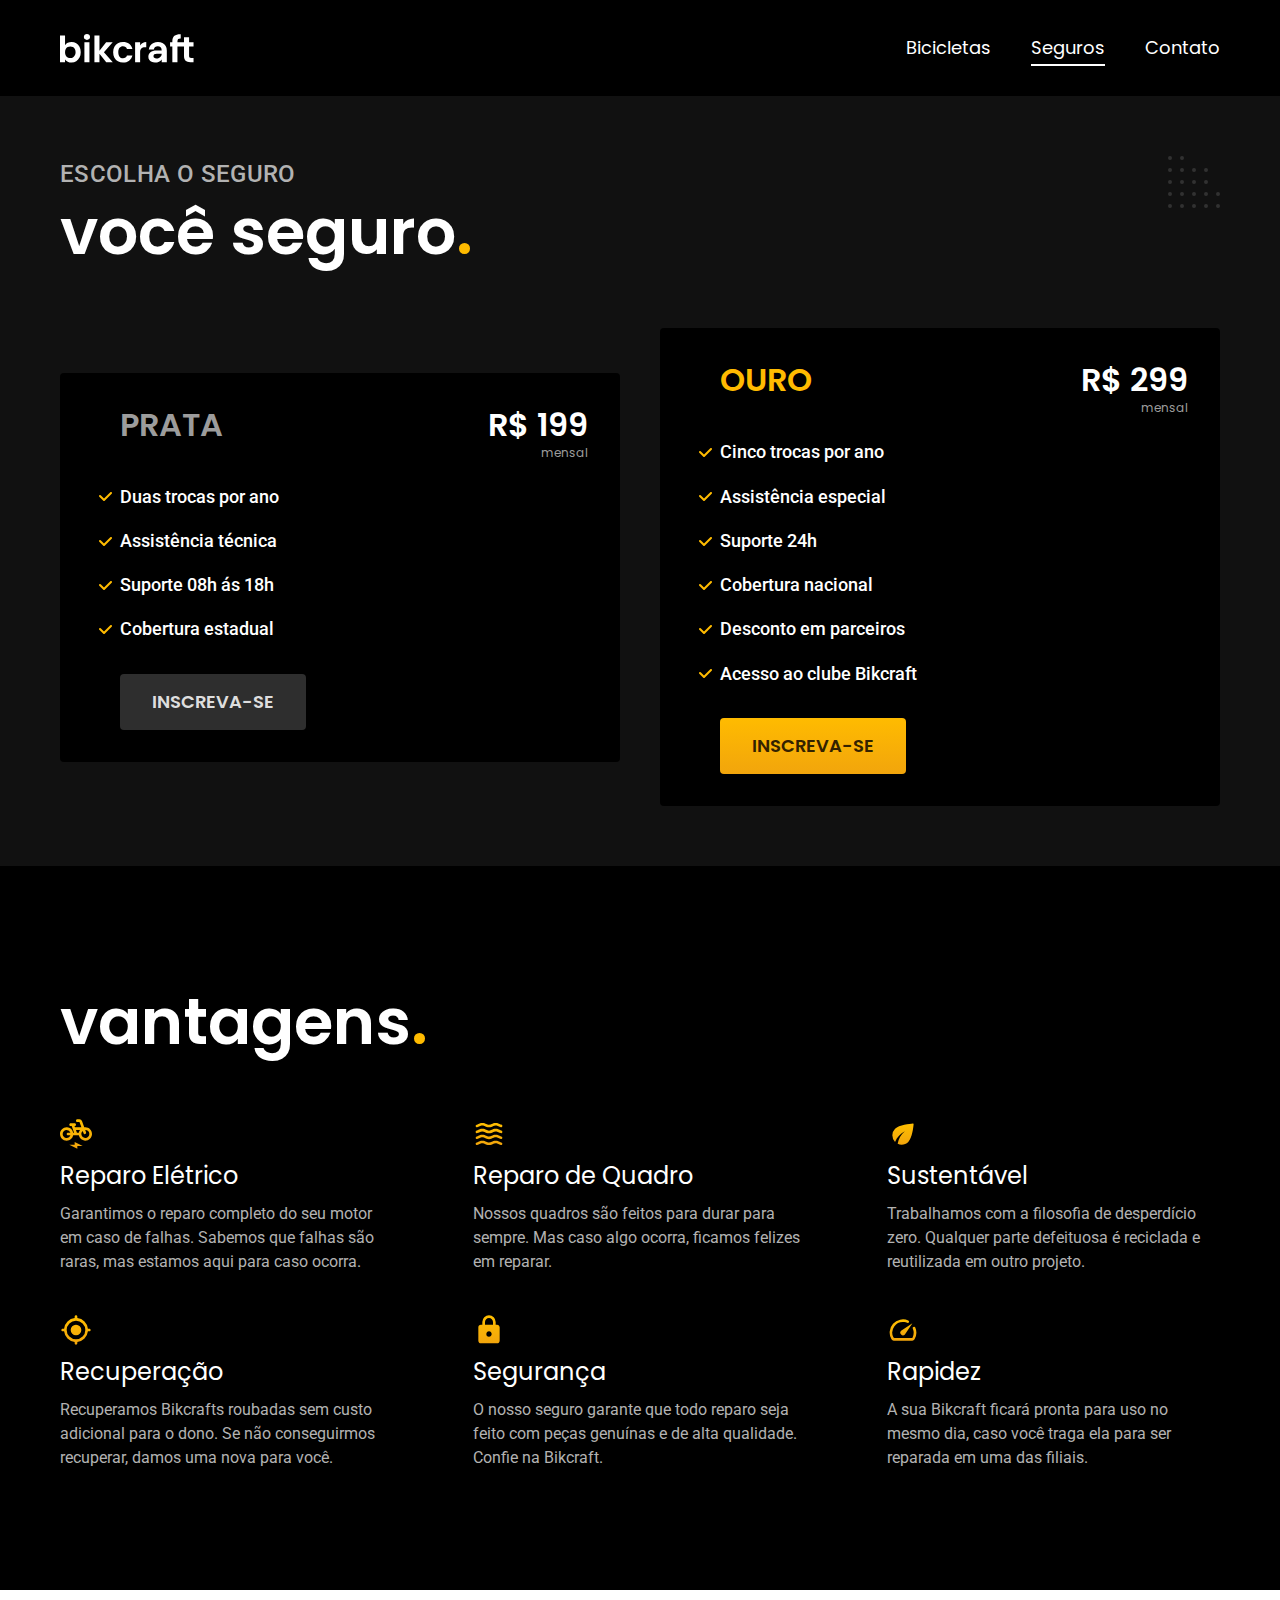
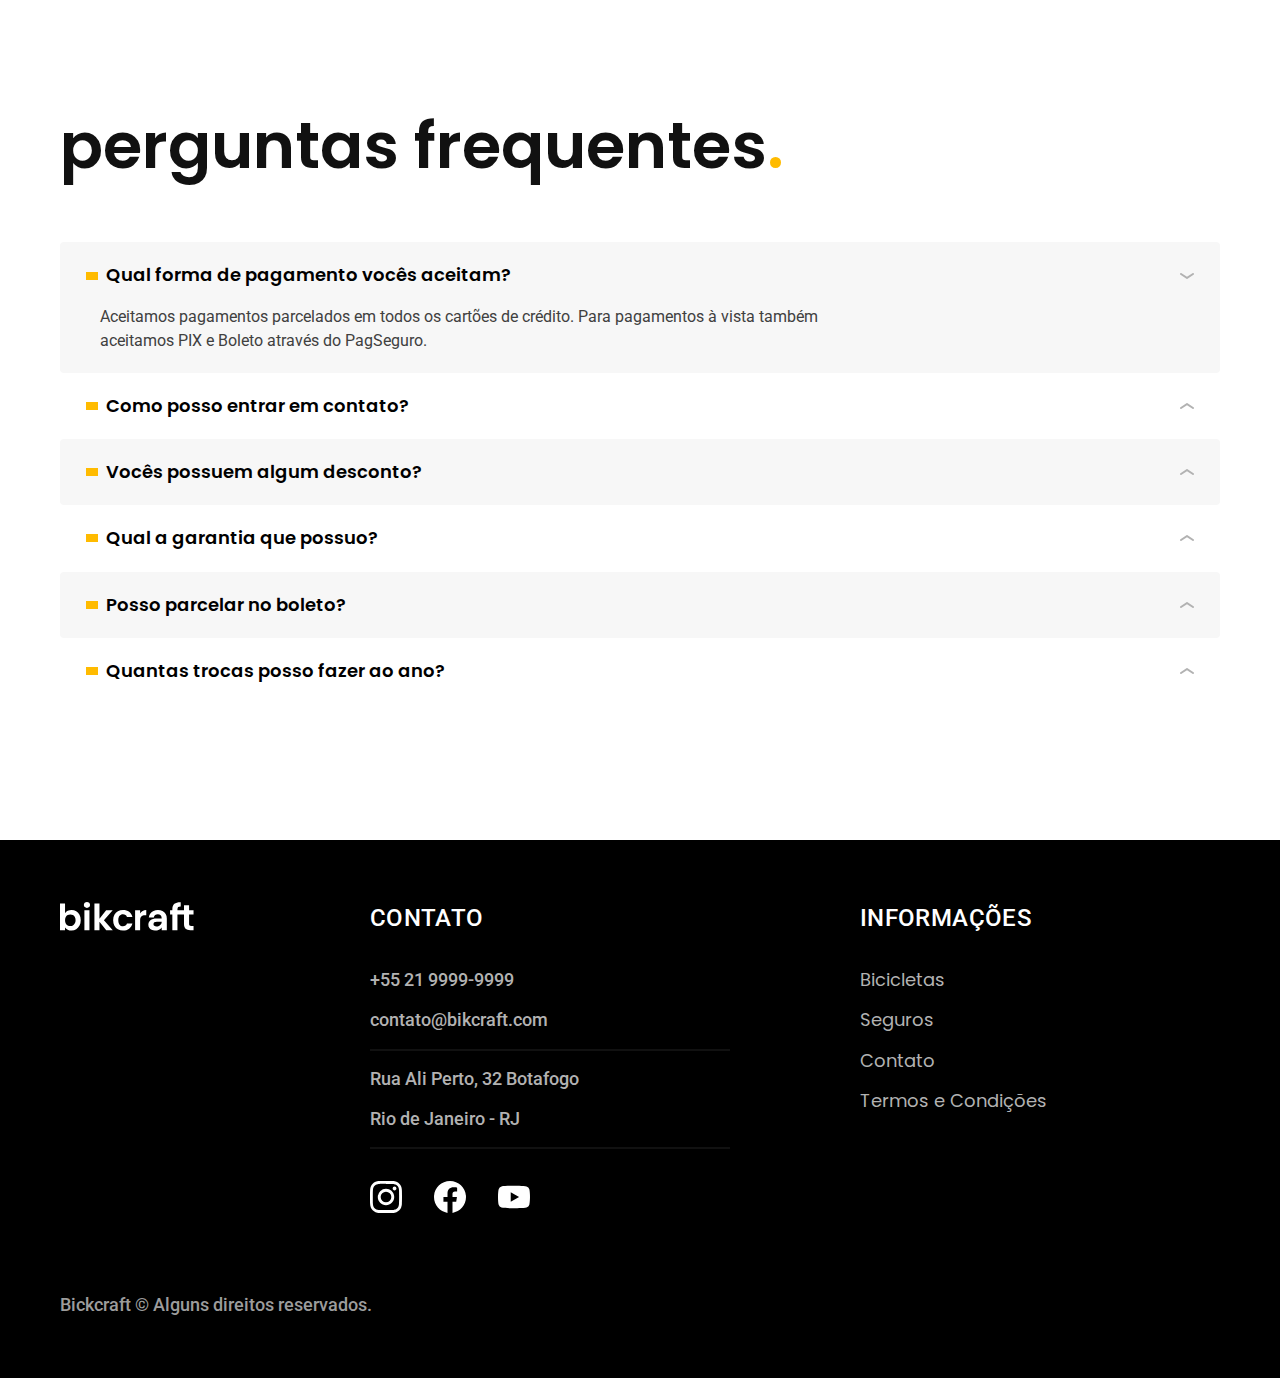
<file: seguros.html>
<!DOCTYPE html>
<html lang="pt-br">

<head>
    <meta charset="UTF-8">
    <meta http-equiv="X-UA-Compatible" content="IE=edge">
    <meta name="viewport" content="width=device-width, initial-scale=1.0">
    <title>Seguros | Bikcraft</title>
    <meta name="desciption" content="Termos e condições.">
    <link rel="preconnect" href="https://fonts.googleapis.com">
    <link rel="preconnect" href="https://fonts.gstatic.com" crossorigin>
    <link
        href="https://fonts.googleapis.com/css2?family=Merriweather:ital,wght@1,900&family=Poppins:wght@400;600&family=Roboto:wght@400;500&display=swap"
        rel="stylesheet">
    <link rel="preload" href="./css/style.min.css" as="style">
<link rel="stylesheet" href="./css/style.min.css">
<link rel="icon" href="./favicon.svg" type="image/svg+xml">    <script>document.documentElement.classList.add('js');</script>
</head>

<body id="seguros">
    <header class="header-bg">
        <div class="header cor-0 container">
            <a href="./">
                <img src="./img/bikcraft.svg" width="136" height="32" alt="bikcraft">
            </a>
            <nav aria-label="primaria">
                <ul class="header-menu font-1-m cor-0">
                    <li><a href="./bicicletas.html">Bicicletas</a></li>
                    <li><a href="./seguros.html">Seguros</a></li>
                    <li><a href="./contato.html">Contato</a></li>
                </ul>
            </nav>
        </div>
    </header>

    <main class="seguros-bg">
        <div class="titulo-bg">
            <div class="titulo container">
                <p class="font-2-l-b cor-5">Escolha o seguro</p>
                <h1 class="font-1-xxl cor-0">você seguro<span class="cor-p1">.</span></h1>
            </div>
        </div>


        <div class="seguros container">
            <div class="seguros-item fadeInLeft" data-anime="200">
                <h3 class="font-1-xl cor-6">PRATA</h3>
                <span class="font-1-xl cor-0">R$ 199 <span class="font-1-xs cor-6">mensal</span></span>
                <ul class="font-2-m cor-0">
                    <li>Duas trocas por ano</li>
                    <li>Assistência técnica</li>
                    <li>Suporte 08h ás 18h</li>
                    <li>Cobertura estadual</li>
                </ul>
                <a class="botao secundario" href="./orcamento.html?tipo=seguro&produto=prata">Inscreva-se</a>
            </div>

            <div class="seguros-item fadeInRight" data-anime="400">
                <h3 class="font-1-xl cor-p1">OURO</h3>
                <span class="font-1-xl cor-0">R$ 299 <span class="font-1-xs cor-6">mensal</span></span>
                <ul class="font-2-m cor-0">
                    <li>Cinco trocas por ano</li>
                    <li>Assistência especial</li>
                    <li>Suporte 24h</li>
                    <li>Cobertura nacional</li>
                    <li>Desconto em parceiros</li>
                    <li>Acesso ao clube Bikcraft</li>
                </ul>
                <a class="botao" href="./orcamento.html?tipo=seguro&produto=ouro">Inscreva-se</a>
            </div>
        </div>
    </main>

    <article class="vantagens-bg">
        <div class="vantagens container">
            <h2 class="font-1-xxl cor-0">vantagens<span class="cor-p1">.</span></h2>
            <ul>
                <li>
                    <img src="./img/icones/eletrica.svg" width="32" height="32" alt="">
                    <h3 class="font-1-l cor-0">Reparo Elétrico</h3>
                    <p class="font-2-s cor-5">Garantimos o reparo completo do seu motor em caso de falhas. Sabemos que
                        falhas são raras, mas
                        estamos aqui para caso ocorra.</p>
                </li>

                <li>
                    <img src="./img/icones/carbono.svg" width="32" height="32" alt="">
                    <h3 class="font-1-l cor-0">Reparo de Quadro</h3>
                    <p class="font-2-s cor-5">Nossos quadros são feitos para durar para sempre. Mas caso algo ocorra,
                        ficamos felizes em reparar.</p>
                </li>

                <li>
                    <img src="./img/icones/sustentavel.svg" alt="">
                    <h3 class="font-1-l cor-0">Sustentável</h3>
                    <p class="font-2-s cor-5">Trabalhamos com a filosofia de desperdício zero. Qualquer parte defeituosa
                        é reciclada e reutilizada em outro projeto.</p>
                </li>

                <li>
                    <img src="./img/icones/rastreador.svg" width="32" height="32" alt="">
                    <h3 class="font-1-l cor-0">Recuperação</h3>
                    <p class="font-2-s cor-5">Recuperamos Bikcrafts roubadas sem custo adicional para o dono. Se não
                        conseguirmos recuperar, damos uma nova para você.</p>
                </li>

                <li>
                    <img src="./img/icones/seguro.svg" width="32" height="32" alt="">
                    <h3 class="font-1-l cor-0">Segurança</h3>
                    <p class="font-2-s cor-5">O nosso seguro garante que todo reparo seja feito com peças genuínas e de
                        alta qualidade. Confie na Bikcraft.</p>
                </li>

                <li>
                    <img src="./img/icones/velocidade.svg" width="32" height="32" alt="">
                    <h3 class="font-1-l cor-0">Rapidez</h3>
                    <p class="font-2-s cor-5">A sua Bikcraft ficará pronta para uso no mesmo dia, caso você traga ela
                        para ser reparada em uma das filiais.</p>
                </li>
            </ul>
        </div>
    </article>

    <article class="perguntas container">
        <h2 class="font-1-xxl">perguntas frequentes<span class="cor-p1">.</span></h2>

        <dl>
            <div>
                <dt><button class="font-1-m-b" aria-controls="pergunta1" aria-expanded="true">Qual forma de pagamento
                        vocês aceitam?</button></dt>
                <dd id="pergunta1" class="font-2-s cor-9 ativa">Aceitamos pagamentos parcelados em todos os cartões de
                    crédito. Para pagamentos à vista também
                    aceitamos PIX e Boleto através do PagSeguro.</dd>
            </div>

            <div>
                <dt><button class="font-1-m-b" aria-controls="pergunta2" aria-expanded="false">Como posso entrar em
                        contato?</button></dt>
                <dd id="pergunta2" class="font-2-s cor-9">Aceitamos pagamentos parcelados em todos os cartões de
                    crédito. Para pagamentos à vista também
                    aceitamos PIX e Boleto através do PagSeguro.</dd>
            </div>

            <div>
                <dt><button class="font-1-m-b" aria-controls="pergunta3" aria-expanded="false">Vocês possuem algum
                        desconto?</button></dt>
                <dd id="pergunta3" class="font-2-s cor-9">Aceitamos pagamentos parcelados em todos os cartões de
                    crédito. Para pagamentos à vista também
                    aceitamos PIX e Boleto através do PagSeguro.</dd>
            </div>

            <div>
                <dt><button class="font-1-m-b" aria-controls="pergunta4" aria-expanded="false">Qual a garantia que
                        possuo?</button></dt>
                <dd id="pergunta4" class="font-2-s cor-9">Aceitamos pagamentos parcelados em todos os cartões de
                    crédito. Para pagamentos à vista também
                    aceitamos PIX e Boleto através do PagSeguro.</dd>
            </div>

            <div>
                <dt><button class="font-1-m-b" aria-controls="pergunta5" aria-expanded="false">Posso parcelar no
                        boleto?</button></dt>
                <dd id="pergunta5" class="font-2-s cor-9">Aceitamos pagamentos parcelados em todos os cartões de
                    crédito. Para pagamentos à vista também
                    aceitamos PIX e Boleto através do PagSeguro.</dd>
            </div>

            <div>
                <dt><button class="font-1-m-b" aria-controls="pergunta6" aria-expanded="false">Quantas trocas posso
                        fazer ao ano?</button></dt>
                <dd id="pergunta6" class="font-2-s cor-9">Aceitamos pagamentos parcelados em todos os cartões de
                    crédito. Para pagamentos à vista também
                    aceitamos PIX e Boleto através do PagSeguro.</dd>
            </div>
        </dl>
    </article>

    <footer class="footer-bg">
        <div class="footer container">
            <img src="./img/bikcraft.svg" width="136" height="32" alt="Bikcraft">
            <div class="footer-contato">
                <h3 class="font-2-l-b cor-0">Contato</h3>
                <ul class="font-2-m cor-5">
                    <li><a href="tel:+552199999">+55 21 9999-9999</a></li>
                    <li><a href="mailto:contato@bikcraft.com">contato@bikcraft.com</a></li>
                    <li>Rua Ali Perto, 32 Botafogo</li>
                    <li>Rio de Janeiro - RJ</li>
                </ul>
                <div class="footer-redes">
                    <a href="./">
                        <img src="./img/redes/instagram.svg" width="32" height="32" alt="Instagram">
                    </a>
                    <a href="./">
                        <img src="./img/redes/facebook.svg" width="32" height="32" alt="Facebook">
                    </a>
                    <a href="./">
                        <img src="./img/redes/youtube.svg" width="32" height="32" alt="Youtube">
                    </a>
                </div>
            </div>
            <div class="footer-informacoes">
                <h3 class="font-2-l-b cor-0">Informações</h3>
                <nav>
                    <ul class="font-1-m cor-5">
                        <li><a href="./bicicletas.html">Bicicletas</a></li>
                        <li><a href="./seguros.html">Seguros</a></li>
                        <li><a href="./contato.html">Contato</a></li>
                        <li><a href="./termos.html">Termos e Condições</a></li>
                    </ul>
                </nav>
            </div>
            <p class="footer-copy font-2-m cor-6">Bickcraft © Alguns direitos reservados.</p>
        </div>
    </footer>

    <script src="./js/plugins/simple-anime.js"></script>
    <script src="./js/script.js"></script>
</body>

</html>
</file>
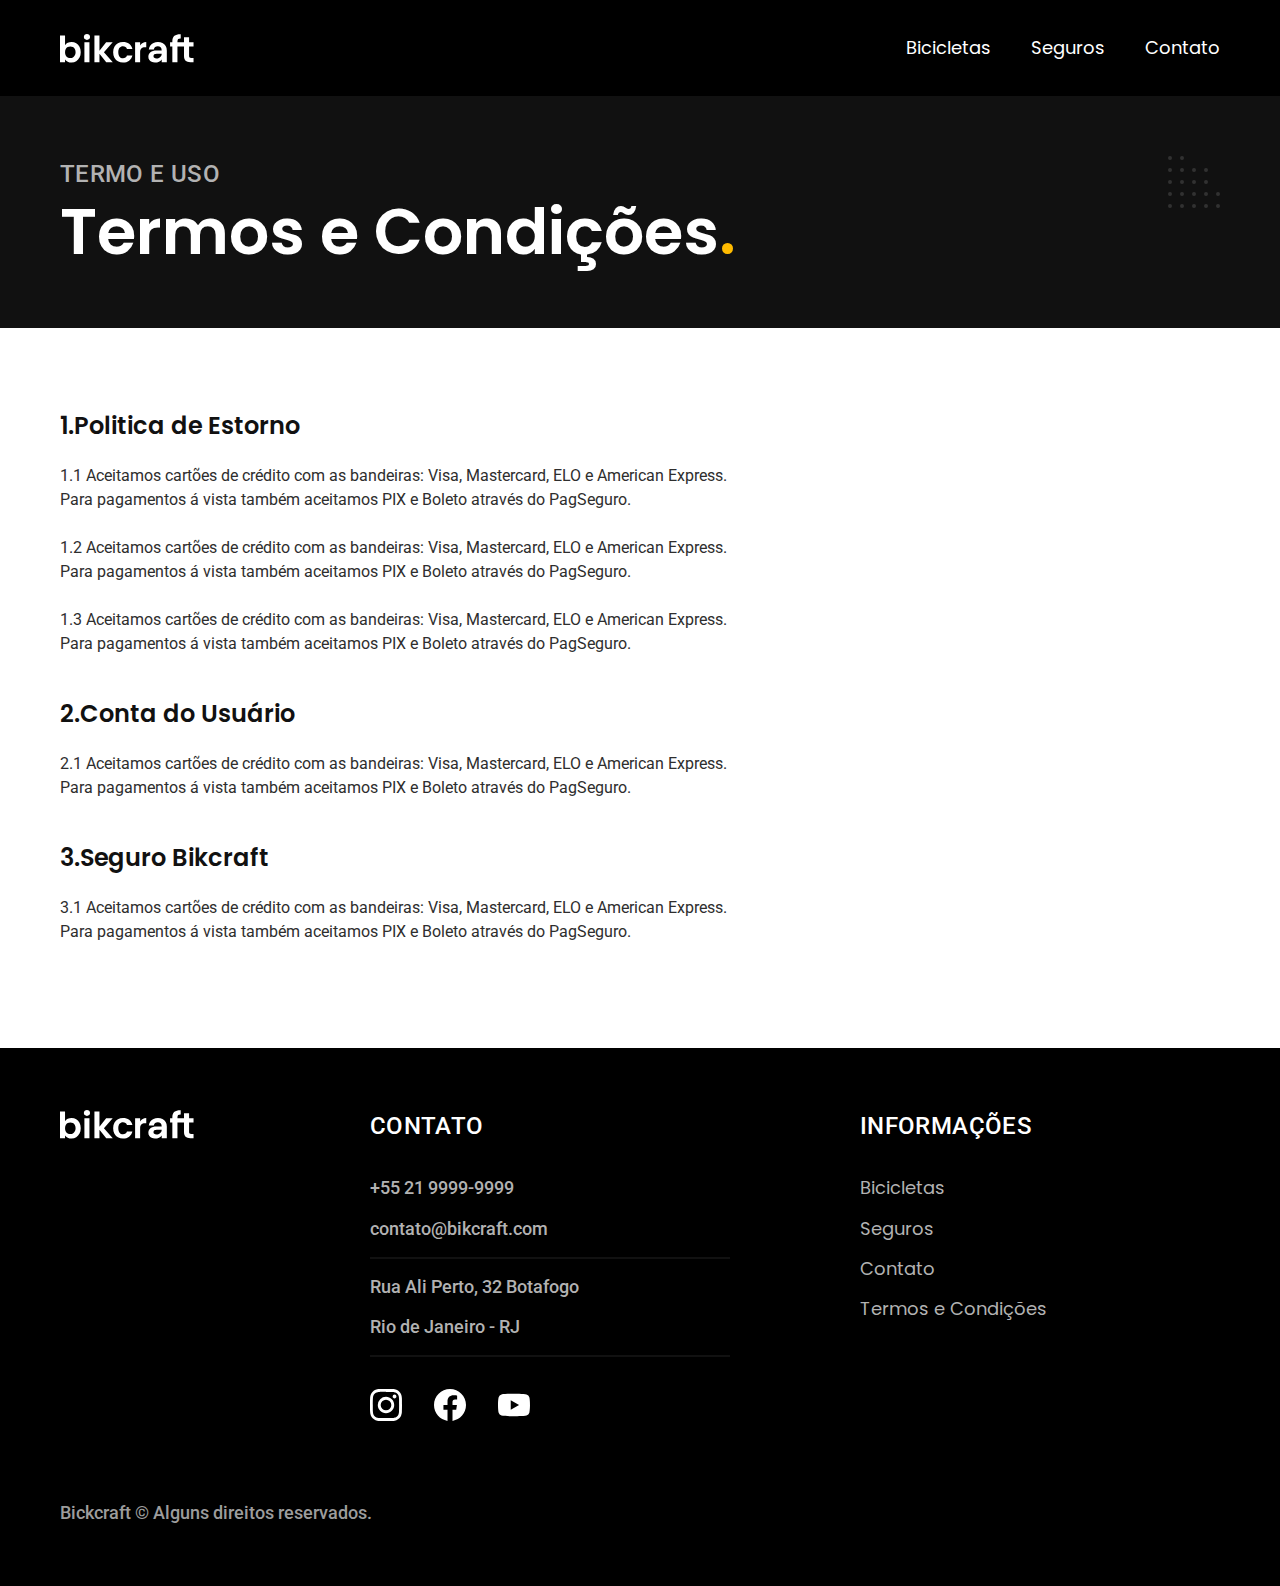
<file: termos.html>
<!DOCTYPE html>
<html lang="pt-br">

<head>
    <meta charset="UTF-8">
    <meta http-equiv="X-UA-Compatible" content="IE=edge">
    <meta name="viewport" content="width=device-width, initial-scale=1.0">
    <title>Termos e Condições | Bikcraft</title>
    <meta name="desciption" content="Termos e condições.">
    <link rel="preconnect" href="https://fonts.googleapis.com">
    <link rel="preconnect" href="https://fonts.gstatic.com" crossorigin>
    <link
        href="https://fonts.googleapis.com/css2?family=Merriweather:ital,wght@1,900&family=Poppins:wght@400;600&family=Roboto:wght@400;500&display=swap"
        rel="stylesheet">
<link rel="preload" href="./css/style.min.css" as="style">
<link rel="stylesheet" href="./css/style.min.css">
<link rel="icon" href="./favicon.svg" type="image/svg+xml">    <script>document.documentElement.classList.add('js');</script>
</head>

<body id="termos">
    <header class="header-bg">
        <div class="header cor-0 container">
            <a href="./">
                <img src="./img/bikcraft.svg"  width="136" height="32" alt="bikcraft">
            </a>
            <nav aria-label="primaria">
                <ul class="header-menu font-1-m cor-0">
                    <li><a href="./bicicletas.html">Bicicletas</a></li>
                    <li><a href="./seguros.html">Seguros</a></li>
                    <li><a href="./contato.html">Contato</a></li>
                </ul>
            </nav>
        </div>
    </header>



    <main>
        <div class="titulo-bg">
            <div class="titulo container">
                <p class="font-2-l-b cor-5">Termo e uso</p>
                <h1 class="font-1-xxl cor-0">Termos e Condições<span class="cor-p1">.</span></h1>
            </div>
        </div>

        <div class="termos font-2-s cor-10 container">
            <h2 class="font-1-l cor-11">1.Politica de Estorno</h2>
            <p>1.1 Aceitamos cartões de crédito com as bandeiras: Visa, Mastercard, ELO e American Express. Para
                pagamentos á vista também aceitamos PIX e Boleto através do PagSeguro.</p>
            <p>1.2 Aceitamos cartões de crédito com as bandeiras: Visa, Mastercard, ELO e American Express. Para
                pagamentos á vista também aceitamos PIX e Boleto através do PagSeguro.</p>
            <p>1.3 Aceitamos cartões de crédito com as bandeiras: Visa, Mastercard, ELO e American Express. Para
                pagamentos á vista também aceitamos PIX e Boleto através do PagSeguro.</p>
            <h2 class="font-1-l cor-11">2.Conta do Usuário</h2>
            <p>2.1 Aceitamos cartões de crédito com as bandeiras: Visa, Mastercard, ELO e American Express. Para
                pagamentos á vista também aceitamos PIX e Boleto através do PagSeguro.</p>
            <h2 class="font-1-l cor-11">3.Seguro Bikcraft</h2>
            <p>3.1 Aceitamos cartões de crédito com as bandeiras: Visa, Mastercard, ELO e American Express. Para
                pagamentos á vista também aceitamos PIX e Boleto através do PagSeguro.</p>
        </div>
    </main>

    <footer class="footer-bg">
        <div class="footer container">
            <img src="./img/bikcraft.svg"  width="136" height="32" alt="Bikcraft">
            <div class="footer-contato">
                <h3 class="font-2-l-b cor-0">Contato</h3>
                <ul class="font-2-m cor-5">
                    <li><a href="tel:+552199999">+55 21 9999-9999</a></li>
                    <li><a href="mailto:contato@bikcraft.com">contato@bikcraft.com</a></li>
                    <li>Rua Ali Perto, 32 Botafogo</li>
                    <li>Rio de Janeiro - RJ</li>
                </ul>
                <div class="footer-redes">
                    <a href="./">
                        <img src="./img/redes/instagram.svg"  width="32" height="32" alt="Instagram">
                    </a>
                    <a href="./">
                        <img src="./img/redes/facebook.svg"  width="32" height="32" alt="Facebook">
                    </a>
                    <a href="./">
                        <img src="./img/redes/youtube.svg"  width="32" height="32" alt="Youtube">
                    </a>
                </div>
            </div>
            <div class="footer-informacoes">
                <h3 class="font-2-l-b cor-0">Informações</h3>
                <nav>
                    <ul class="font-1-m cor-5">
                        <li><a href="./bicicletas.html">Bicicletas</a></li>
                        <li><a href="./seguros.html">Seguros</a></li>
                        <li><a href="./contato.html">Contato</a></li>
                        <li><a href="./termos.html">Termos e Condições</a></li>
                    </ul>
                </nav>
            </div>
            <p class="footer-copy font-2-m cor-6">Bickcraft © Alguns direitos reservados.</p>
        </div>
    </footer>
   <script src="./js/script.js"></script>
</body>

</html>
</file>
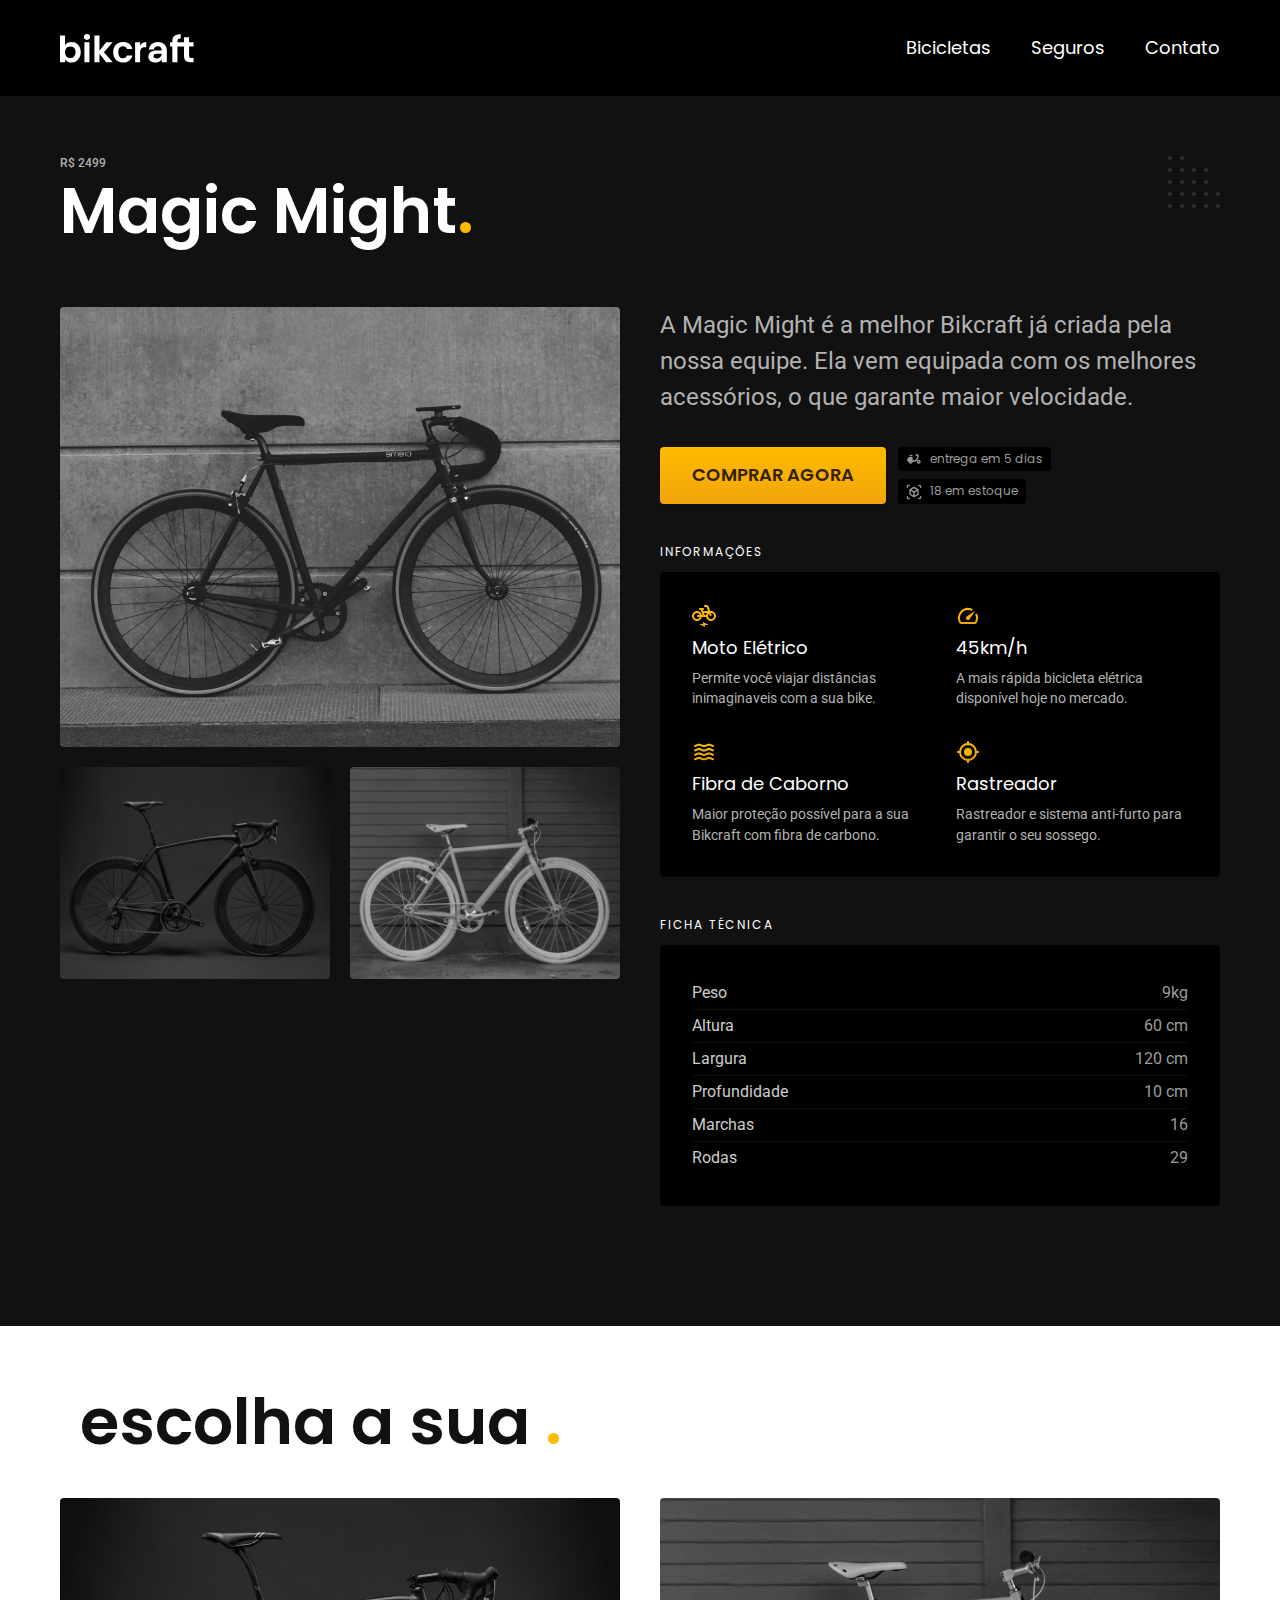
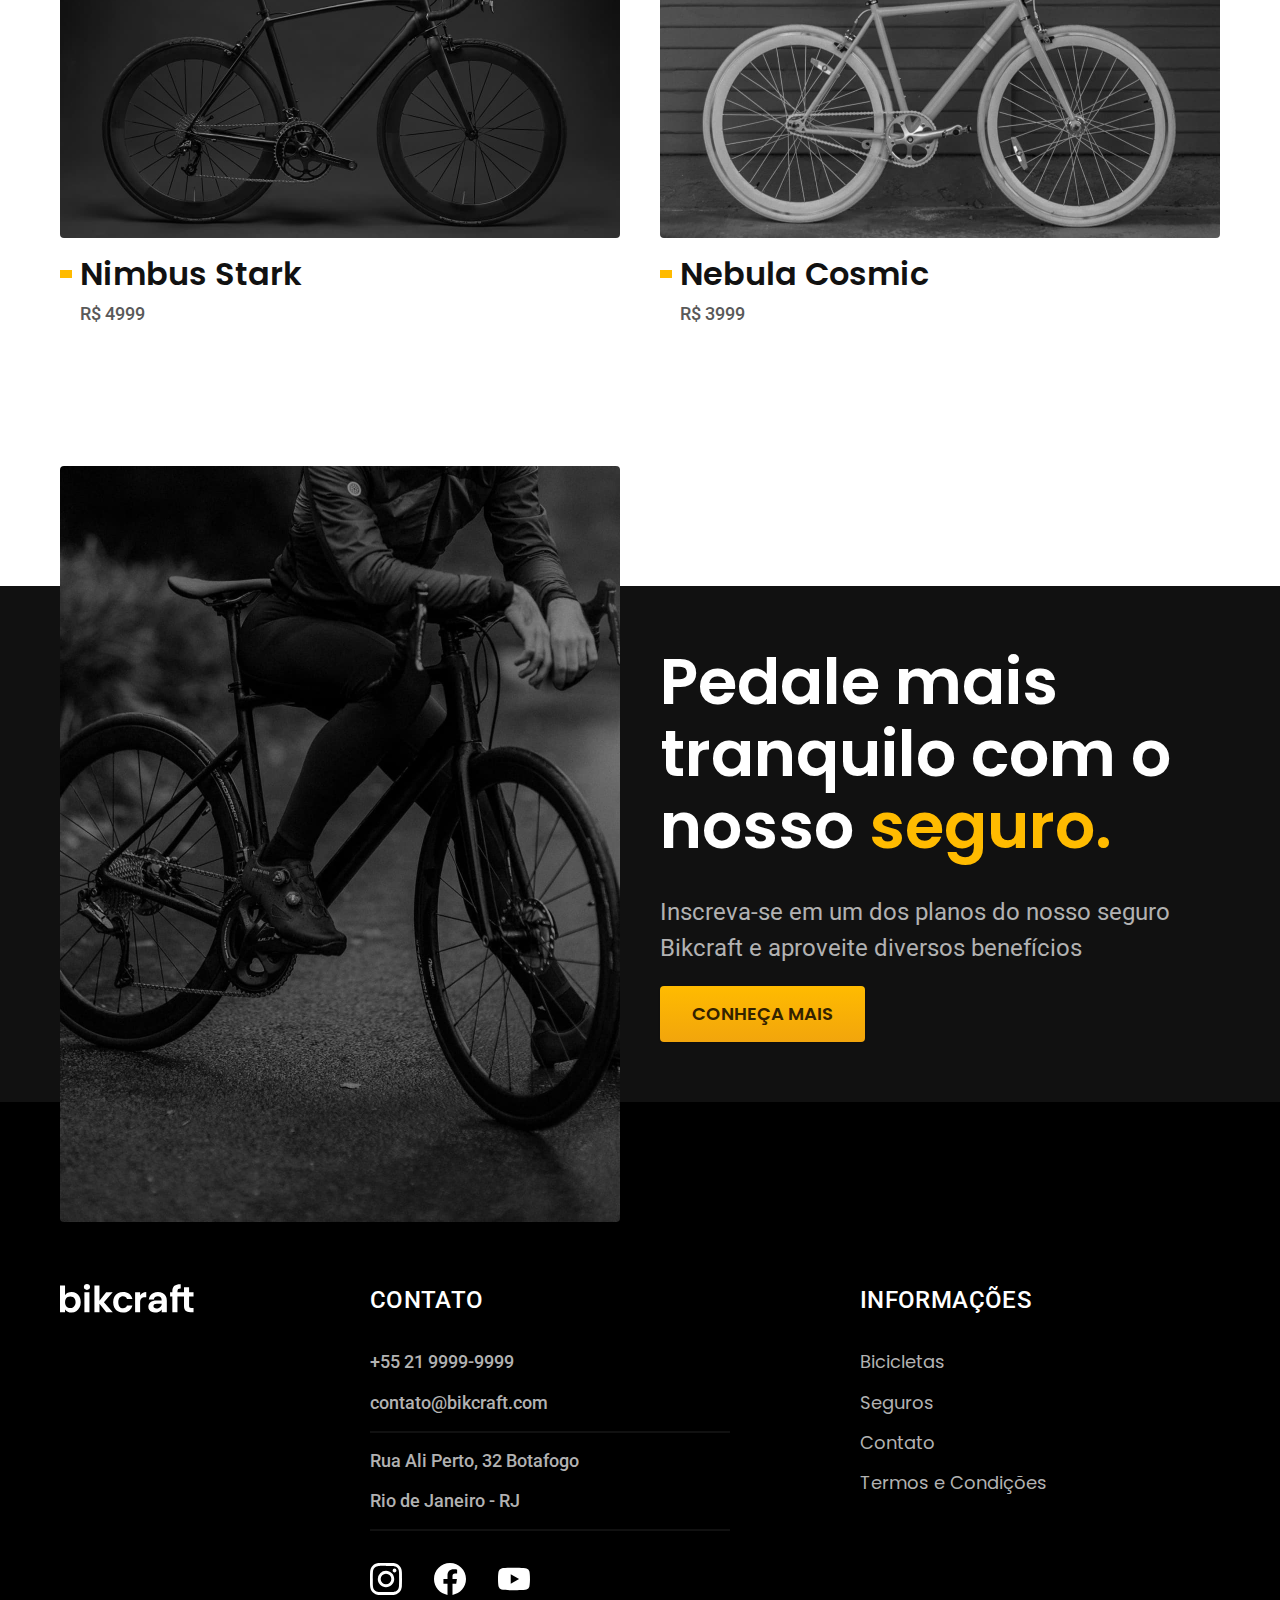
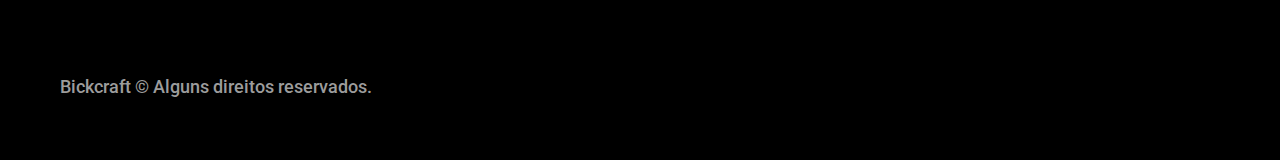
<file: bicicletas/magic.html>
<!DOCTYPE html>
<html lang="pt-br">

<head>
    <meta charset="UTF-8">
    <meta http-equiv="X-UA-Compatible" content="IE=edge">
    <meta name="viewport" content="width=device-width, initial-scale=1.0">
    <title>Magic | Bikcraft</title>
    <meta name="desciption" content="Magic.">
    <link rel="preconnect" href="https://fonts.googleapis.com">
    <link rel="preconnect" href="https://fonts.gstatic.com" crossorigin>
    <link
        href="https://fonts.googleapis.com/css2?family=Merriweather:ital,wght@1,900&family=Poppins:wght@400;600&family=Roboto:wght@400;500&display=swap"
        rel="stylesheet">
    <link rel="stylesheet" href="../css/style.min.css">
    <link rel="icon" href="../favicon.svg" type="image/svg+xml">

    <script>document.documentElement.classList.add('js');</script>
</head>

<body id="bicicleta">
    <header class="header-bg">
        <div class="header cor-0 container">
            <a href="../">
                <img src="../img/bikcraft.svg" width="136" height="32" alt="bikcraft">
            </a>
            <nav aria-label="primaria">
                <ul class="header-menu font-1-m cor-0">
                    <li><a href="../bicicletas.html">Bicicletas</a></li>
                    <li><a href="../seguros.html">Seguros</a></li>
                    <li><a href="../contato.html">Contato</a></li>
                </ul>
            </nav>
        </div>
    </header>

    <main class="titulo-bg">
        <div>
            <div class="titulo container">
                <p class="font-2-xl cor-5">R$ 2499</p>
                <h1 class="font-1-xxl cor-0">Magic Might<span class="cor-p1">.</span></h1>
            </div>
        </div>

        <div class="bicicleta container">
            <div class="bicicleta-imagens">
                <img src="../img/bicicleta/nimbus2.jpg" width="1120" height="880" alt="bicicleta 2">
                <img src="../img/bicicleta/nimbus1.jpg" width="1120" height="880" alt="bicicleta 1">
                <img src="../img/bicicleta/nimbus3.jpg" width="1120" height="880" alt="bicicleta 3">
            </div>
            <div class="bicicleta-conteudo">
                <p class="font-2-l cor-5">A Magic Might é a melhor Bikcraft já criada pela nossa equipe. Ela vem
                    equipada com os melhores
                    acessórios, o que garante maior velocidade.</p>
                <div class="bicicleta-comprar">
                    <a class="botao" href="../orcamento.html?tipo=bikcraft&produto=magic">Comprar Agora</a>
                    <span class="font-1-xs cor-6"><img src="../img/icones/entrega.svg" width="16" height="16"
                            alt="">entrega em 5 dias</span>
                    <span class="font-1-xs cor-6"><img src="../img/icones/estoque.svg" width="16" height="16" alt="">18
                        em estoque</span>
                </div>


                <h2 class="font-1-xs cor-0">Informações</h2>
                <ul class="bicicleta-informacoes">
                    <li>
                        <img src="../img/icones/eletrica.svg" width="32" height="32" alt="">
                        <h3 class="font-1-m cor-0">Moto Elétrico</h3>
                        <p class="font-2-xs cor-5">Permite você viajar distâncias inimaginaveis com a sua bike.</p>
                    </li>

                    <li>
                        <img src="../img/icones/velocidade.svg" width="32" height="32" alt="">
                        <h3 class="font-1-m cor-0">45km/h</h3>
                        <p class="font-2-xs cor-5">A mais rápida bicicleta elétrica disponível hoje no mercado.</p>
                    </li>

                    <li>
                        <img src="../img/icones/carbono.svg" width="32" height="32" alt="">
                        <h3 class="font-1-m cor-0">Fibra de Caborno</h3>
                        <p class="font-2-xs cor-5">Maior proteção possível para a sua Bikcraft com fibra de carbono.</p>
                    </li>

                    <li>
                        <img src="../img/icones/rastreador.svg" width="32" height="32" alt="">
                        <h3 class="font-1-m cor-0">Rastreador</h3>
                        <p class="font-2-xs cor-5">Rastreador e sistema anti-furto para garantir o seu sossego.</p>
                    </li>
                </ul>
                <h2 class="font-1-xs cor-0">Ficha Técnica</h2>
                <ul class="bicicleta-ficha font-2-s cor-4">
                    <li>Peso <span>9kg</span></li>
                    <li>Altura <span>60 cm</span></li>
                    <li>Largura <span>120 cm</span></li>
                    <li>Profundidade <span>10 cm</span></li>
                    <li>Marchas <span>16</span></li>
                    <li>Rodas <span>29</span></li>
                </ul>
            </div>
        </div>
    </main>

    <article class="bicicletas-lista container">
        <h2 class="container font-1-xxl">escolha a sua <span class="cor-p1">.</span></h2>
        <ul>
            <li>
                <a href="./nimbus.html">
                    <img src="../img/bicicletas/nimbus.jpg" width="1120" height="680" alt="bicicleta preta">
                    <h3 class="font-1-xl">Nimbus Stark</h3>
                    <span class="font-2-m cor-8">R$ 4999</span>
                </a>
            </li>

            <li>
                <a href="./nebula.html">
                    <img src="../img/bicicletas/nebula.jpg" width="1120" height="680" alt="bicicleta preta">
                    <h3 class="font-1-xl">Nebula Cosmic</h3>
                    <span class="font-2-m cor-8">R$ 3999</span>
                </a>
            </li>
        </ul>
    </article>

    <article class="seguro-bg">
        <div class="seguro container">
            <div class="seguro-imagem">
                <img src="../img/fotos/seguros.jpg" width="1360" height="1512"
                    alt="pessoa para em cima de uma bicicleta.">
            </div>
            <div class="seguro-conteudo">
                <h2 class="font-1-xxl cor-0">Pedale mais tranquilo com o nosso <span class="cor-p1">seguro.</span></h2>
                <p class="font-2-l cor-5">Inscreva-se em um dos planos do nosso seguro Bikcraft e aproveite diversos
                    benefícios</p>
                <a class="botao" href="../seguros.html">Conheça Mais</a>
            </div>
        </div>
    </article>

    <footer class="footer-bg">
        <div class="footer container">
            <img src="../img/bikcraft.svg" width="136" height="32" alt="Bikcraft">
            <div class="footer-contato">
                <h3 class="font-2-l-b cor-0">Contato</h3>
                <ul class="font-2-m cor-5">
                    <li><a href="tel:+552199999">+55 21 9999-9999</a></li>
                    <li><a href="mailto:contato@bikcraft.com">contato@bikcraft.com</a></li>
                    <li>Rua Ali Perto, 32 Botafogo</li>
                    <li>Rio de Janeiro - RJ</li>
                </ul>
                <div class="footer-redes">
                    <a href="../">
                        <img src="../img/redes/instagram.svg" width="32" height="32" alt="Instagram">
                    </a>
                    <a href="../">
                        <img src="../img/redes/facebook.svg" width="32" height="32" alt="Facebook">
                    </a>
                    <a href="../">
                        <img src="../img/redes/youtube.svg" width="32" height="32" alt="Youtube">
                    </a>
                </div>
            </div>
            <div class="footer-informacoes">
                <h3 class="font-2-l-b cor-0">Informações</h3>
                <nav>
                    <ul class="font-1-m cor-5">
                        <li><a href="../bicicletas.html">Bicicletas</a></li>
                        <li><a href="../seguros.html">Seguros</a></li>
                        <li><a href="../contato.html">Contato</a></li>
                        <li><a href="../termos.html">Termos e Condições</a></li>
                    </ul>
                </nav>
            </div>
            <p class="footer-copy font-2-m cor-6">Bickcraft © Alguns direitos reservados.</p>
        </div>
    </footer>
    <script src="../js/script.js"></script>
</body>

</html>
</file>
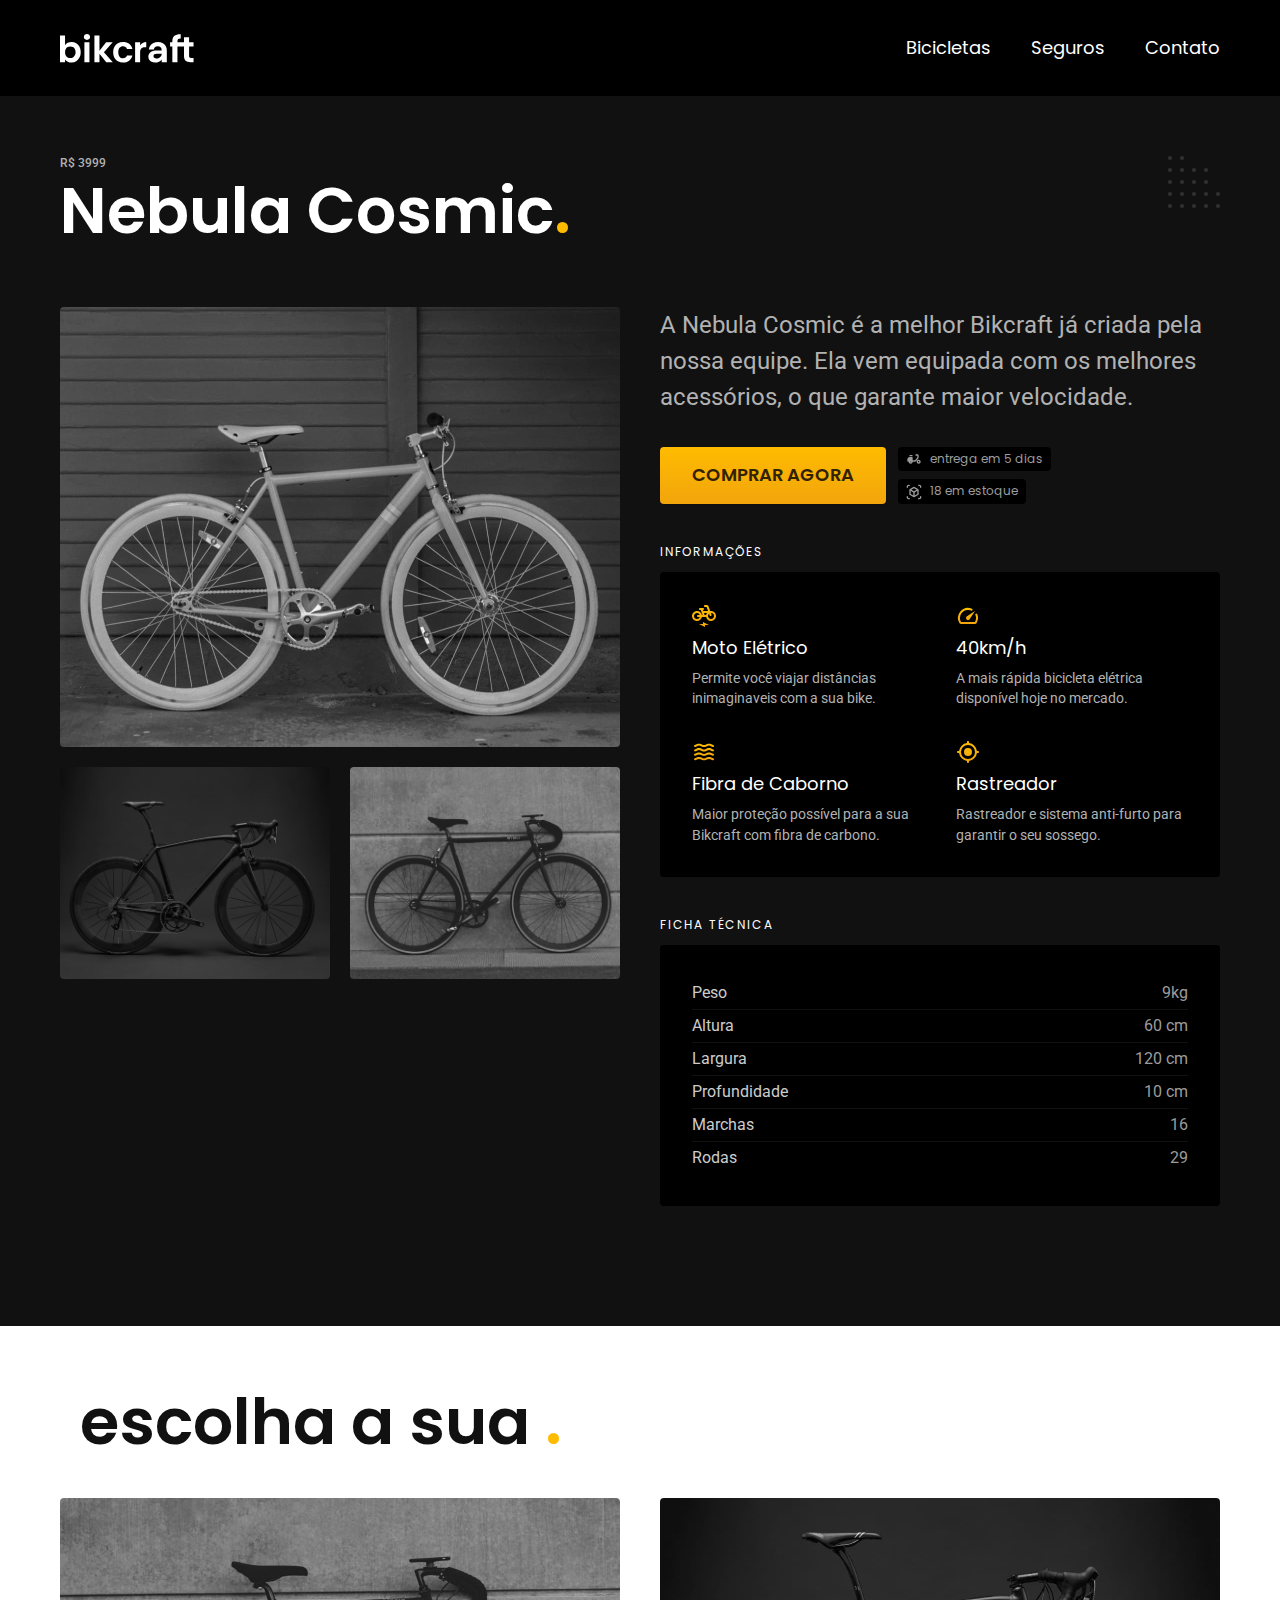
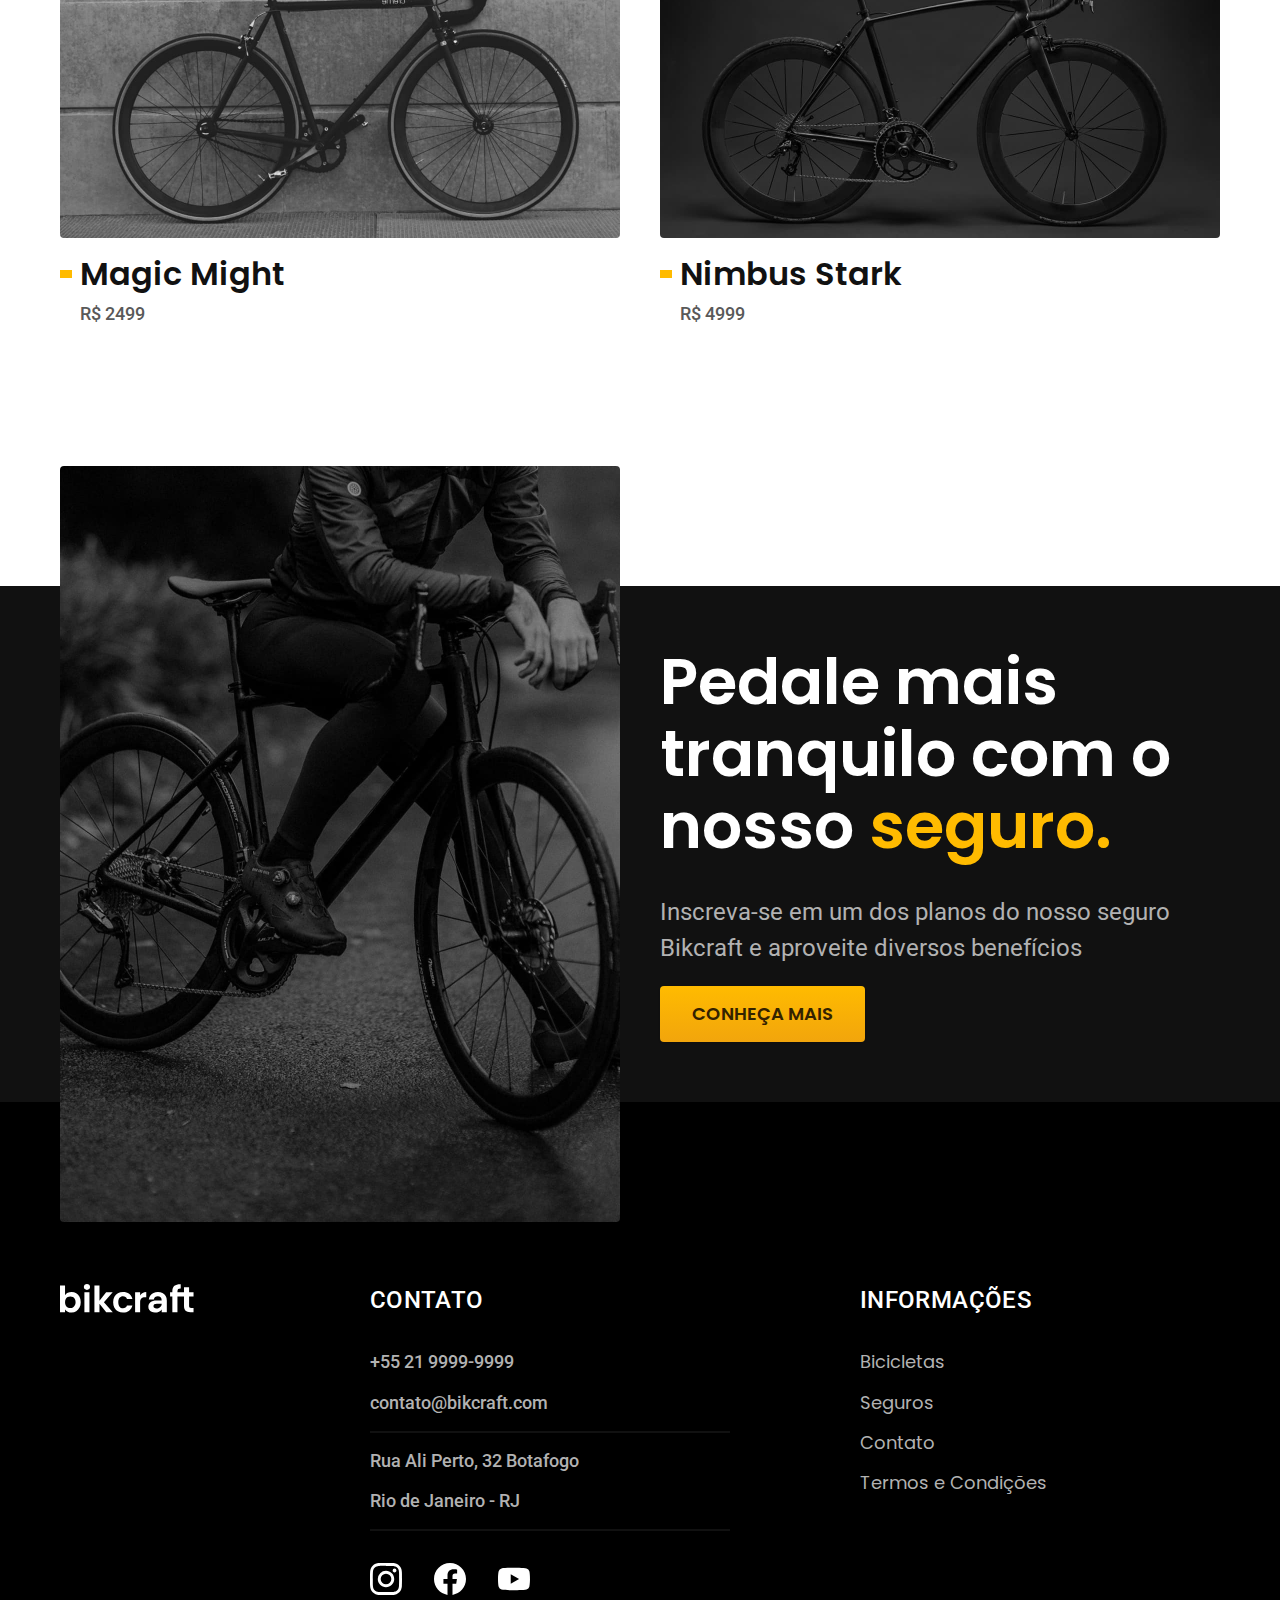
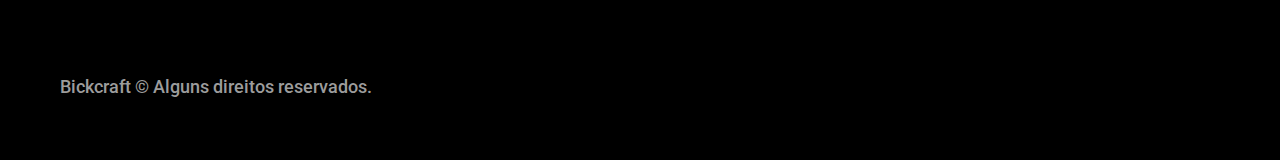
<file: bicicletas/nebula.html>
<!DOCTYPE html>
<html lang="pt-br">

<head>
    <meta charset="UTF-8">
    <meta http-equiv="X-UA-Compatible" content="IE=edge">
    <meta name="viewport" content="width=device-width, initial-scale=1.0">
    <title>Nebula | Bikcraft</title>
    <meta name="desciption" content="Nebula.">
    <link rel="preconnect" href="https://fonts.googleapis.com">
    <link rel="preconnect" href="https://fonts.gstatic.com" crossorigin>
    <link
        href="https://fonts.googleapis.com/css2?family=Merriweather:ital,wght@1,900&family=Poppins:wght@400;600&family=Roboto:wght@400;500&display=swap"
        rel="stylesheet">
    <link rel="stylesheet" href="../css/style.min.css">
    <link rel="icon" href="../favicon.svg" type="image/svg+xml">

    <script>document.documentElement.classList.add('js');</script>
</head>

<body id="bicicleta">
    <header class="header-bg">
        <div class="header cor-0 container">
            <a href="../">
                <img src="../img/bikcraft.svg" width="136" height="32" alt="bikcraft">
            </a>
            <nav aria-label="primaria">
                <ul class="header-menu font-1-m cor-0">
                    <li><a href="../bicicletas.html">Bicicletas</a></li>
                    <li><a href="../seguros.html">Seguros</a></li>
                    <li><a href="../contato.html">Contato</a></li>
                </ul>
            </nav>
        </div>
    </header>

    <main class="titulo-bg">
        <div>
            <div class="titulo container">
                <p class="font-2-xl cor-5">R$ 3999</p>
                <h1 class="font-1-xxl cor-0">Nebula Cosmic<span class="cor-p1">.</span></h1>
            </div>
        </div>

        <div class="bicicleta container">
            <div class="bicicleta-imagens">
                <img src="../img/bicicleta/nimbus3.jpg"  width="1120" height="880" alt="bicicleta 3">
                <img src="../img/bicicleta/nimbus1.jpg"  width="1120" height="880" alt="bicicleta 1">
                <img src="../img/bicicleta/nimbus2.jpg"  width="1120" height="880" alt="bicicleta 2">
            </div>
            <div class="bicicleta-conteudo">
                <p class="font-2-l cor-5">A Nebula Cosmic é a melhor Bikcraft já criada pela nossa equipe. Ela vem
                    equipada com os melhores
                    acessórios, o que garante maior velocidade.</p>
                <div class="bicicleta-comprar">
                    <a class="botao" href="../orcamento.html?tipo=bikcraft&produto=nebula">Comprar Agora</a>
                    <span class="font-1-xs cor-6"><img src="../img/icones/entrega.svg" width="16" height="16" alt="">entrega em 5 dias</span>
                    <span class="font-1-xs cor-6"><img src="../img/icones/estoque.svg"  width="16" height="16"alt="">18 em estoque</span>
                </div>


                <h2 class="font-1-xs cor-0">Informações</h2>
                <ul class="bicicleta-informacoes">
                    <li>
                        <img src="../img/icones/eletrica.svg" width="32" height="32" alt="">
                        <h3 class="font-1-m cor-0">Moto Elétrico</h3>
                        <p class="font-2-xs cor-5">Permite você viajar distâncias inimaginaveis com a sua bike.</p>
                    </li>

                    <li>
                        <img src="../img/icones/velocidade.svg" width="32" height="32" alt="">
                        <h3 class="font-1-m cor-0">40km/h</h3>
                        <p class="font-2-xs cor-5">A mais rápida bicicleta elétrica disponível hoje no mercado.</p>
                    </li>

                    <li>
                        <img src="../img/icones/carbono.svg" width="32" height="32" alt="">
                        <h3 class="font-1-m cor-0">Fibra de Caborno</h3>
                        <p class="font-2-xs cor-5">Maior proteção possível para a sua Bikcraft com fibra de carbono.</p>
                    </li>

                    <li>
                        <img src="../img/icones/rastreador.svg" width="32" height="32" alt="">
                        <h3 class="font-1-m cor-0">Rastreador</h3>
                        <p class="font-2-xs cor-5">Rastreador e sistema anti-furto para garantir o seu sossego.</p>
                    </li>
                </ul>
                <h2 class="font-1-xs cor-0">Ficha Técnica</h2>
                <ul class="bicicleta-ficha font-2-s cor-4">
                    <li>Peso <span>9kg</span></li>
                    <li>Altura <span>60 cm</span></li>
                    <li>Largura <span>120 cm</span></li>
                    <li>Profundidade <span>10 cm</span></li>
                    <li>Marchas <span>16</span></li>
                    <li>Rodas <span>29</span></li>
                </ul>
            </div>
        </div>
    </main>

    <article class="bicicletas-lista container">
        <h2 class="container font-1-xxl">escolha a sua <span class="cor-p1">.</span></h2>
        <ul>
            <li>
                <a href="./magic.html">
                    <img src="../img/bicicletas/magic.jpg" width="1120" height="680" alt="bicicleta preta">
                    <h3 class="font-1-xl">Magic Might</h3>
                    <span class="font-2-m cor-8">R$ 2499</span>
                </a>
            </li>

            <li>
                <a href="./nimbus.html">
                    <img src="../img/bicicletas/nimbus.jpg" width="1120" height="680" alt="bicicleta preta">
                    <h3 class="font-1-xl">Nimbus Stark</h3>
                    <span class="font-2-m cor-8">R$ 4999</span>
                </a>
            </li>
        </ul>
    </article>

    <article class="seguro-bg">
        <div class="seguro container">
            <div class="seguro-imagem">
                <img src="../img/fotos/seguros.jpg" width="1360" height="1512" alt="pessoa para em cima de uma bicicleta.">
            </div>
            <div class="seguro-conteudo">
                <h2 class="font-1-xxl cor-0">Pedale mais tranquilo com o nosso <span class="cor-p1">seguro.</span></h2>
                <p class="font-2-l cor-5">Inscreva-se em um dos planos do nosso seguro Bikcraft e aproveite diversos
                    benefícios</p>
                <a class="botao" href="../seguros.html">Conheça Mais</a>
            </div>
        </div>
    </article>

    <footer class="footer-bg">
        <div class="footer container">
            <img src="../img/bikcraft.svg" width="136" height="32" alt="Bikcraft">
            <div class="footer-contato">
                <h3 class="font-2-l-b cor-0">Contato</h3>
                <ul class="font-2-m cor-5">
                    <li><a href="tel:+552199999">+55 21 9999-9999</a></li>
                    <li><a href="mailto:contato@bikcraft.com">contato@bikcraft.com</a></li>
                    <li>Rua Ali Perto, 32 Botafogo</li>
                    <li>Rio de Janeiro - RJ</li>
                </ul>
                <div class="footer-redes">
                    <a href="../">
                        <img src="../img/redes/instagram.svg" width="32" height="32" alt="Instagram">
                    </a>
                    <a href="../">
                        <img src="../img/redes/facebook.svg" width="32" height="32" alt="Facebook">
                    </a>
                    <a href="../">
                        <img src="../img/redes/youtube.svg" width="32" height="32" alt="Youtube">
                    </a>
                </div>
            </div>
            <div class="footer-informacoes">
                <h3 class="font-2-l-b cor-0">Informações</h3>
                <nav>
                    <ul class="font-1-m cor-5">
                        <li><a href="../bicicletas.html">Bicicletas</a></li>
                        <li><a href="../seguros.html">Seguros</a></li>
                        <li><a href="../contato.html">Contato</a></li>
                        <li><a href="../termos.html">Termos e Condições</a></li>
                    </ul>
                </nav>
            </div>
            <p class="footer-copy font-2-m cor-6">Bickcraft © Alguns direitos reservados.</p>
        </div>
    </footer>
   <script src="../js/script.js"></script>
</body>

</html>
</file>
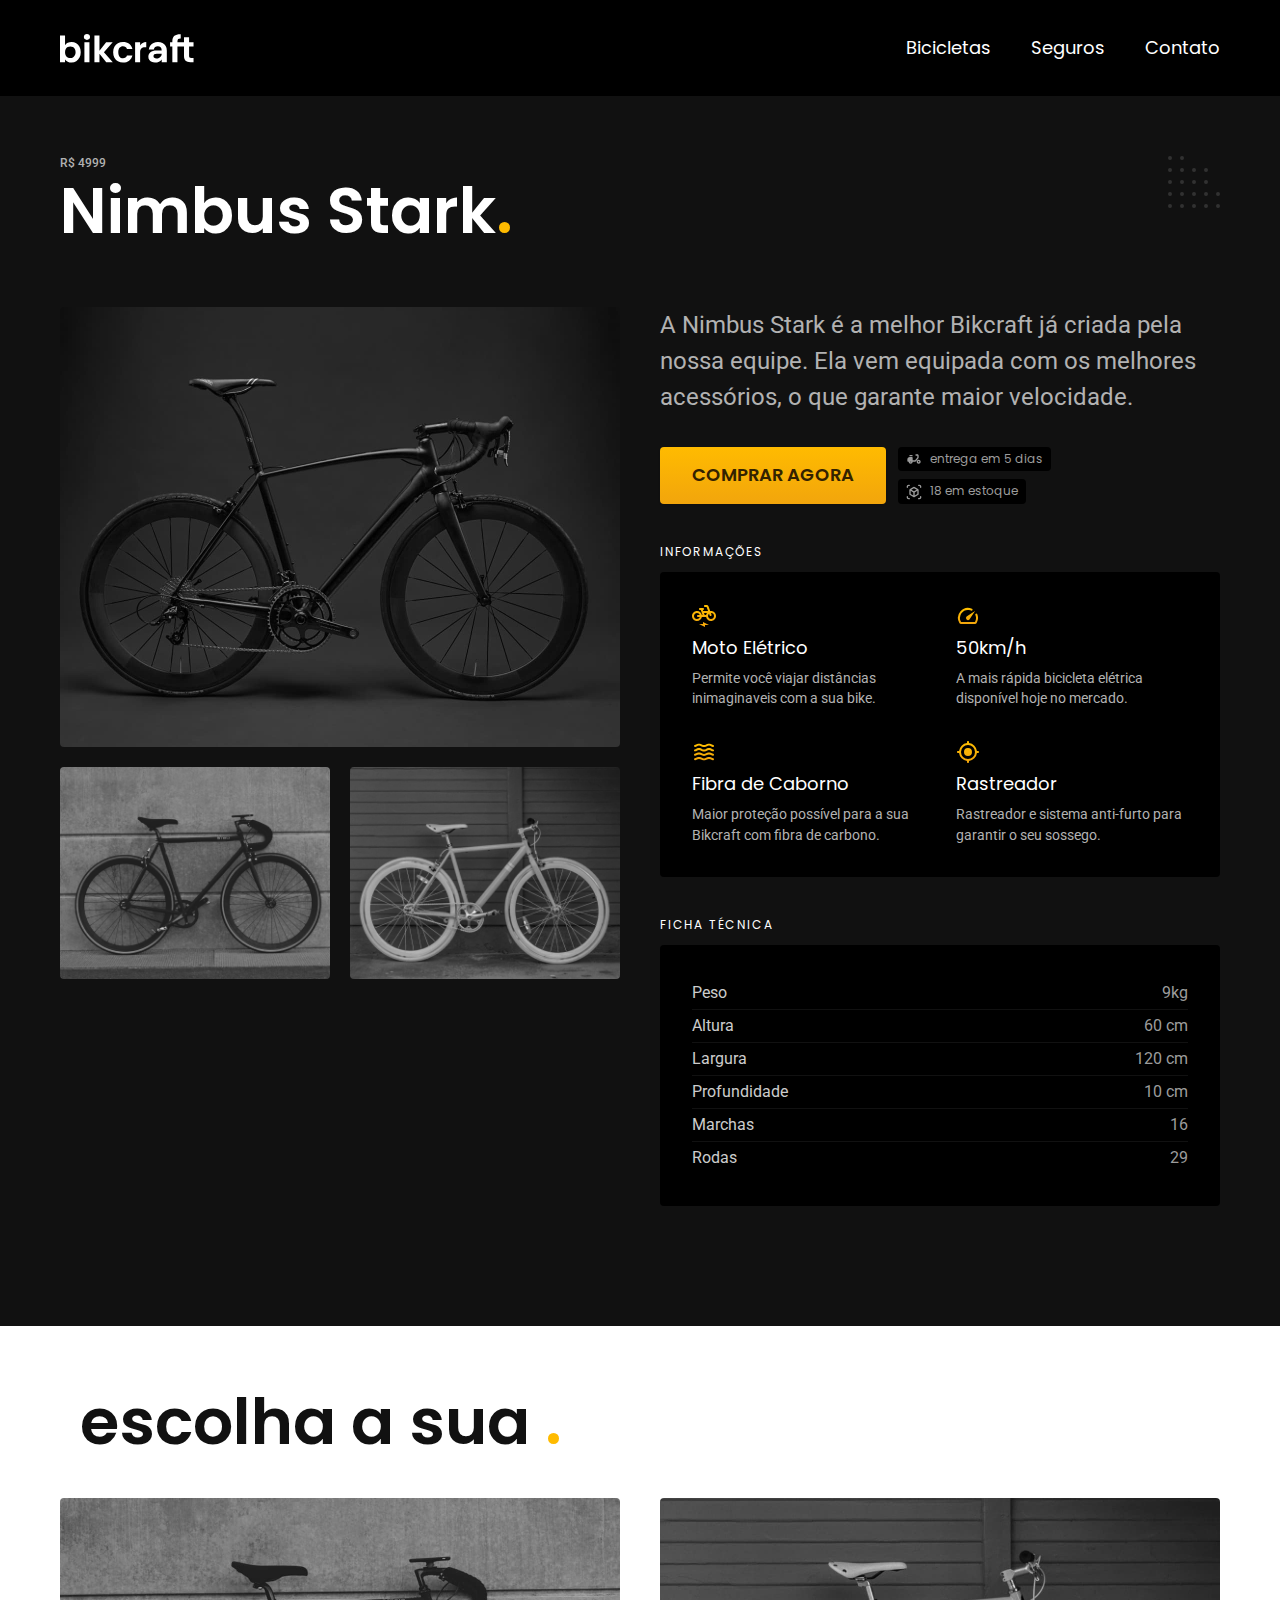
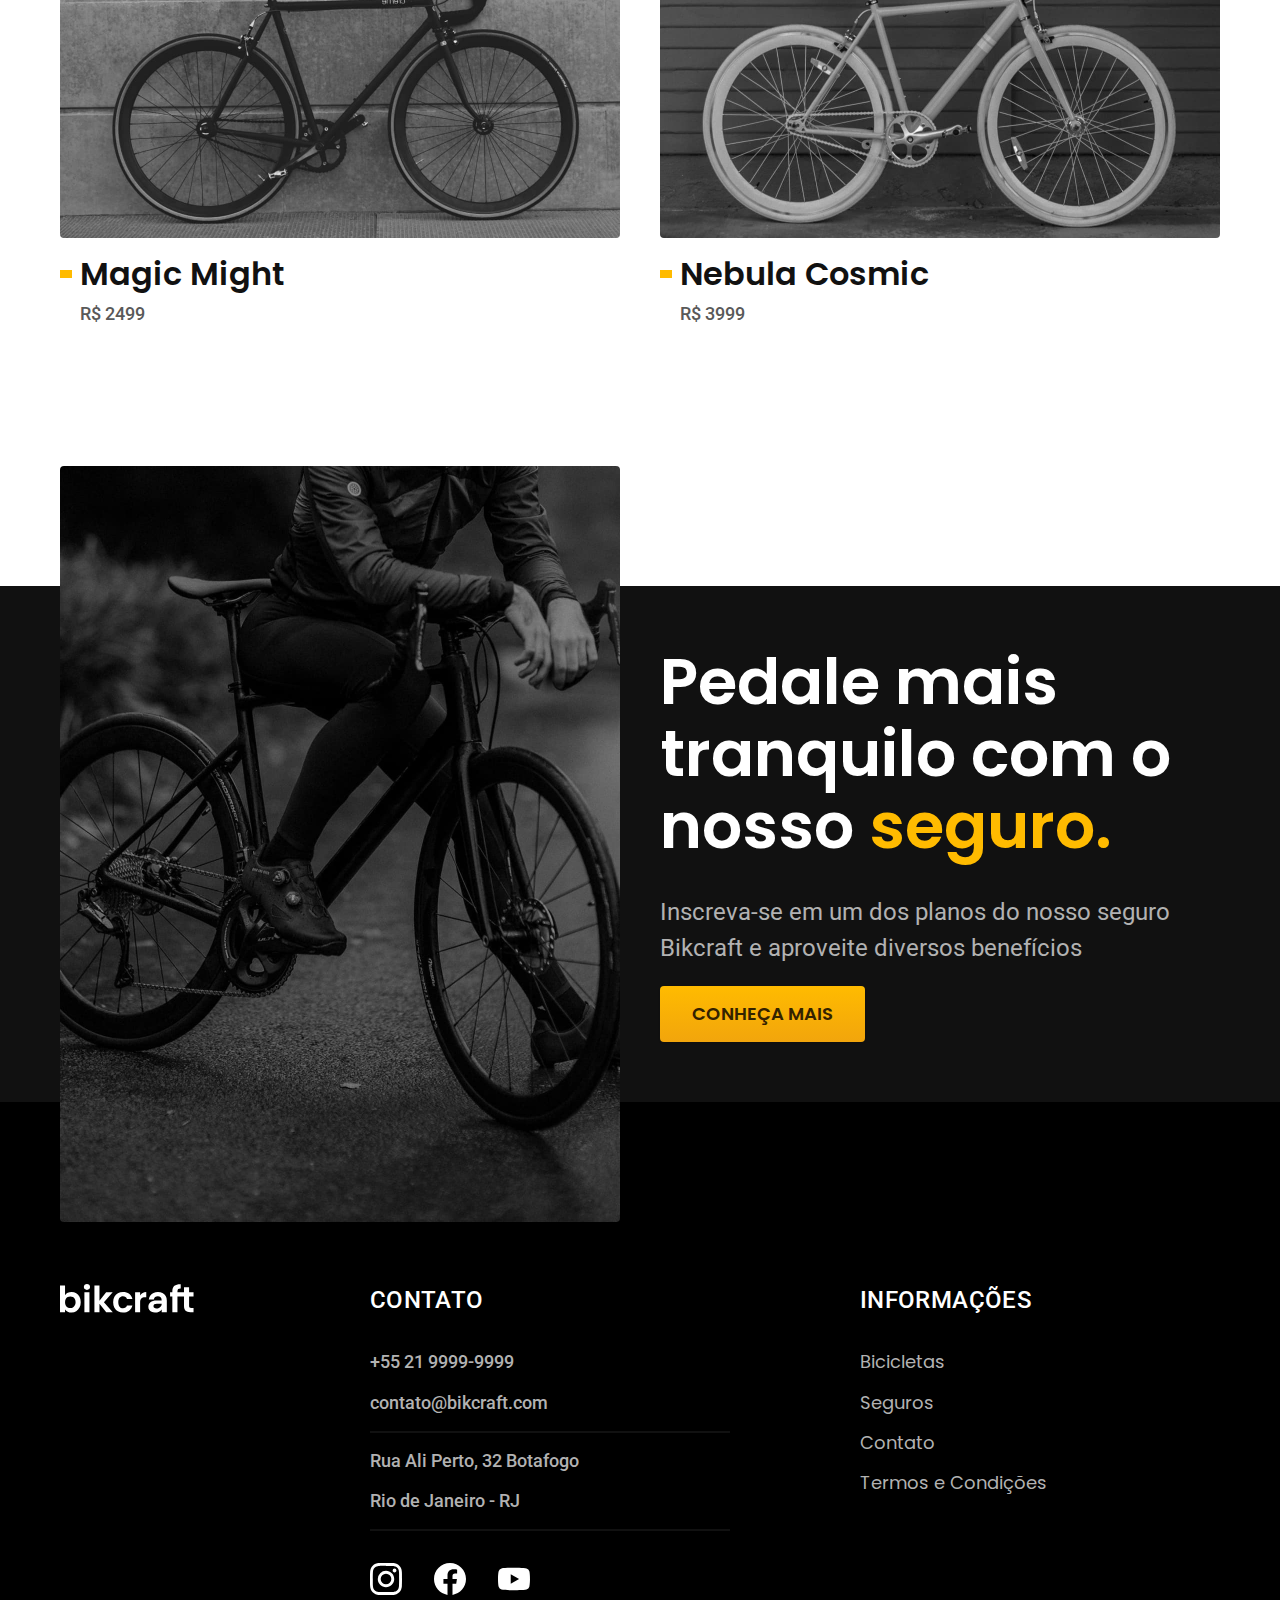
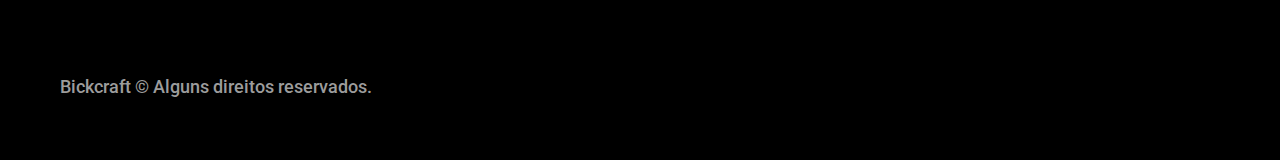
<file: bicicletas/nimbus.html>
<!DOCTYPE html>
<html lang="pt-br">

<head>
    <meta charset="UTF-8">
    <meta http-equiv="X-UA-Compatible" content="IE=edge">
    <meta name="viewport" content="width=device-width, initial-scale=1.0">
    <title>Nimbus | Bikcraft</title>
    <meta name="desciption" content="Nimbus.">
    <link rel="preconnect" href="https://fonts.googleapis.com">
    <link rel="preconnect" href="https://fonts.gstatic.com" crossorigin>
    <link
        href="https://fonts.googleapis.com/css2?family=Merriweather:ital,wght@1,900&family=Poppins:wght@400;600&family=Roboto:wght@400;500&display=swap"
        rel="stylesheet">
    <link rel="stylesheet" href="../css/style.min.css">
    <link rel="icon" href="../favicon.svg" type="image/svg+xml">

    <script>document.documentElement.classList.add('js');</script>
</head>

<body id="bicicleta">
    <header class="header-bg">
        <div class="header cor-0 container">
            <a href="../">
                <img src="../img/bikcraft.svg"  width="136" height="32" alt="bikcraft">
            </a>
            <nav aria-label="primaria">
                <ul class="header-menu font-1-m cor-0">
                    <li><a href="../bicicletas.html">Bicicletas</a></li>
                    <li><a href="../seguros.html">Seguros</a></li>
                    <li><a href="../contato.html">Contato</a></li>
                </ul>
            </nav>
        </div>
    </header>

    <main class="titulo-bg">
        <div>
            <div class="titulo container">
                <p class="font-2-xl cor-5">R$ 4999</p>
                <h1 class="font-1-xxl cor-0">Nimbus Stark<span class="cor-p1">.</span></h1>
            </div>
        </div>

        <div class="bicicleta container">
            <div class="bicicleta-imagens">
                <img src="../img/bicicleta/nimbus1.jpg"  width="1120" height="880" alt="bicicleta 1">
                <img src="../img/bicicleta/nimbus2.jpg" width="1120" height="880"  alt="bicicleta 2">
                <img src="../img/bicicleta/nimbus3.jpg" width="1120" height="880"  alt="bicicleta 3">
            </div>
            <div class="bicicleta-conteudo">
                <p class="font-2-l cor-5">A Nimbus Stark é a melhor Bikcraft já criada pela nossa equipe. Ela vem
                    equipada com os melhores
                    acessórios, o que garante maior velocidade.</p>
                <div class="bicicleta-comprar">
                    <a class="botao" href="../orcamento.html?tipo=bikcraft&produto=nimbus">Comprar Agora</a>
                    <span class="font-1-xs cor-6"><img src="../img/icones/entrega.svg" width="16" height="16"  alt="">entrega em 5 dias</span>
                    <span class="font-1-xs cor-6"><img src="../img/icones/estoque.svg" width="16" height="16"  alt="">18 em estoque</span>
                </div>


                <h2 class="font-1-xs cor-0">Informações</h2>
                <ul class="bicicleta-informacoes">
                    <li>
                        <img src="../img/icones/eletrica.svg" width="32" height="32"  alt="">
                        <h3 class="font-1-m cor-0">Moto Elétrico</h3>
                        <p class="font-2-xs cor-5">Permite você viajar distâncias inimaginaveis com a sua bike.</p>
                    </li>

                    <li>
                        <img src="../img/icones/velocidade.svg" width="32" height="32" alt="">
                        <h3 class="font-1-m cor-0">50km/h</h3>
                        <p class="font-2-xs cor-5">A mais rápida bicicleta elétrica disponível hoje no mercado.</p>
                    </li>

                    <li>
                        <img src="../img/icones/carbono.svg" width="32" height="32" alt="">
                        <h3 class="font-1-m cor-0">Fibra de Caborno</h3>
                        <p class="font-2-xs cor-5">Maior proteção possível para a sua Bikcraft com fibra de carbono.</p>
                    </li>

                    <li>
                        <img src="../img/icones/rastreador.svg" width="32" height="32" alt="">
                        <h3 class="font-1-m cor-0">Rastreador</h3>
                        <p class="font-2-xs cor-5">Rastreador e sistema anti-furto para garantir o seu sossego.</p>
                    </li>
                </ul>
                <h2 class="font-1-xs cor-0">Ficha Técnica</h2>
                <ul class="bicicleta-ficha font-2-s cor-4">
                    <li>Peso <span>9kg</span></li>
                    <li>Altura <span>60 cm</span></li>
                    <li>Largura <span>120 cm</span></li>
                    <li>Profundidade <span>10 cm</span></li>
                    <li>Marchas <span>16</span></li>
                    <li>Rodas <span>29</span></li>
                </ul>
            </div>
        </div>
    </main>

    <article class="bicicletas-lista container">
        <h2 class="container font-1-xxl">escolha a sua <span class="cor-p1">.</span></h2>
        <ul>
            <li>
                <a href="./magic.html">
                    <img src="../img/bicicletas/magic.jpg" width="1120" height="680" alt="bicicleta preta">
                    <h3 class="font-1-xl">Magic Might</h3>
                    <span class="font-2-m cor-8">R$ 2499</span>
                </a>
            </li>

            <li>
                <a href="./nebula.html">
                    <img src="../img/bicicletas/nebula.jpg" width="1120" height="680" alt="bicicleta preta">
                    <h3 class="font-1-xl">Nebula Cosmic</h3>
                    <span class="font-2-m cor-8">R$ 3999</span>
                </a>
            </li>
        </ul>
    </article>

    <article class="seguro-bg">
        <div class="seguro container">
            <div class="seguro-imagem">
                <img src="../img/fotos/seguros.jpg" width="1120" height="680" alt="pessoa para em cima de uma bicicleta.">
            </div>
            <div class="seguro-conteudo">
                <h2 class="font-1-xxl cor-0">Pedale mais tranquilo com o nosso <span class="cor-p1">seguro.</span></h2>
                <p class="font-2-l cor-5">Inscreva-se em um dos planos do nosso seguro Bikcraft e aproveite diversos
                    benefícios</p>
                <a class="botao" href="../seguros.html">Conheça Mais</a>
            </div>
        </div>
    </article>

    <footer class="footer-bg">
        <div class="footer container">
            <img src="../img/bikcraft.svg" width="136" height="32" alt="Bikcraft">
            <div class="footer-contato">
                <h3 class="font-2-l-b cor-0">Contato</h3>
                <ul class="font-2-m cor-5">
                    <li><a href="tel:+552199999">+55 21 9999-9999</a></li>
                    <li><a href="mailto:contato@bikcraft.com">contato@bikcraft.com</a></li>
                    <li>Rua Ali Perto, 32 Botafogo</li>
                    <li>Rio de Janeiro - RJ</li>
                </ul>
                <div class="footer-redes">
                    <a href="../">
                        <img src="../img/redes/instagram.svg" width="32" height="32" alt="Instagram">
                    </a>
                    <a href="../">
                        <img src="../img/redes/facebook.svg" width="32" height="32" alt="Facebook">
                    </a>
                    <a href="../">
                        <img src="../img/redes/youtube.svg" width="32" height="32" alt="Youtube">
                    </a>
                </div>
            </div>
            <div class="footer-informacoes">
                <h3 class="font-2-l-b cor-0">Informações</h3>
                <nav>
                    <ul class="font-1-m cor-5">
                        <li><a href="../bicicletas.html">Bicicletas</a></li>
                        <li><a href="../seguros.html">Seguros</a></li>
                        <li><a href="../contato.html">Contato</a></li>
                        <li><a href="../termos.html">Termos e Condições</a></li>
                    </ul>
                </nav>
            </div>
            <p class="footer-copy font-2-m cor-6">Bickcraft © Alguns direitos reservados.</p>
        </div>
    </footer>
<script src="../js/script.js"></script>
</body>

</html>
</file>
<file: css/style.min.css>
body{margin:0;font-family:Arial,Helvetica,sans-serif;color:#111}blockquote,dd,h1,h2,h3,h4,p,ul{margin:0}ul{padding:0;list-style:none}a{text-decoration:none;color:inherit}img{max-width:100%;height:auto;display:block}img[src$=".jpg"]{border-radius:4px}.font-1-xs{font:400 0.75rem/1.35 Poppins,sans-serif}.font-2-xs{font:400 0.875rem/1.43 Roboto,sans-serif}.font-1-s{font:400 1rem/1.5 Poppins,sans-serif}.font-2-s{font:400 1rem/1.5 Roboto,sans-serif}.font-1-m,.font-1-m-b{font:400 1.125rem/1.35 Poppins,sans-serif}.font-1-m-b{font-weight:600}.font-2-m{font:500 1.125rem/1.35 Roboto,sans-serif}.font-1-l{font:400 1.5rem/1.5 Poppins,sans-serif}.font-2-l,.font-2-l-b{font:400 1.5rem/1.5 Roboto,sans-serif}.font-2-l-b{font-weight:500;letter-spacing:.015em;text-transform:uppercase}.font-1-xl{font:600 2rem/1.25 Poppins,sans-serif}.font-2-xl{font:500 0.75rem/1.25 Roboto,sans-serif}.font-1-xxl{font:600 4rem/1.125 Poppins,sans-serif}@media(max-width:1200px){.font-1-xxl{font-size:3rem}.font-2-l,.font-2-l-b{font-size:1.125rem}}@media(max-width:800px){.font-1-xxl{font-size:2rem}.font-1-xl,.font-2-xl{font-size:1.5rem}}:root{--cor-12:#000000;--cor-11:#111111;--cor-10:#2e2e2e;--cor-9:#404040;--cor-8:#595959;--cor-7:#707070;--cor-6:#9c9c9c;--cor-5:#b2b2b2;--cor-4:#cccccc;--cor-3:#b3b3b3;--cor-2:#dedede;--cor-1:#ededed;--cor-1:#f7f7f7;--cor-0:#ffffffff;--cor-p1:#FFBB00;--cor-p2:#E5A50B;--cor-p3:#a66f00;--cor-p4:#664400;--cor-p5:#332200}.cor-0{color:var(--cor-0)}.cor-1{color:var(--cor-1)}.cor-2{color:var(--cor-2)}.cor-3{color:var(--cor-3)}.cor-4{color:var(--cor-4)}.cor-5{color:var(--cor-5)}.cor-6{color:var(--cor-6)}.cor-7{color:var(--cor-7)}.cor-8{color:var(--cor-8)}.cor-9{color:var(--cor-9)}.cor-10{color:var(--cor-10)}.cor-11{color:var(--cor-11)}.color-12{color:var(--cor-12)}.cor-p1{color:var(--cor-p1)}.cor-p2{color:var(--cor-p2)}.cor-p3{color:var(--cor-p3)}.cor-p4{color:var(--cor-p4)}.cor-p5{color:var(--cor-p5)}.js .fadeInDown{transform:translate3d(0,-20px,0)}.js .fadeInUp{transform:translate3d(0,20px,0)}.js .fadeInRight{transform:translate3d(20px,0,0)}.js .fadeInLeft{transform:translate3d(-20px,0,0)}.js [data-anime]{opacity:0}.js .anime{opacity:1;transform:none;transition:transform .8s,opacity .8s}.header-bg{background-color:var(--cor-12)}.header{display:flex;justify-content:space-between;align-items:center;flex-wrap:wrap;gap:20px;padding-top:20px;padding-bottom:20px}.header-menu{display:flex;gap:40px;flex-wrap:wrap}.header-menu a{padding:16px 0;display:inline-block;position:relative}.header-menu a::after{content:"";display:block;height:2px;width:0;background:var(--cor-0);margin-top:4px;transition:.3s;position:absolute}.header-menu a.ativo::after,.header-menu a:hover::after{width:100%}@media(max-width:800px){.header-menu{gap:20px}.header-menu a{background:var(--cor-11);padding:12px 16px;border-radius:4px}.header-menu a:hover{background:var(--cor-10)}.header-menu a::after{display:none}}@media(max-width:600px){.header-menu{gap:12px}.header-menu a{padding:8px 12px;font-size:14px}}.footer-bg{background-color:var(--cor-12)}.footer{display:grid;grid-template-columns:3fr 5fr 4fr;gap:40px;padding-top:60px;padding-bottom:60px}.footer h3{margin-bottom:32px}.footer-contato ul{margin-bottom:32px}.footer-contato li:nth-child(2n):after{content:"";display:block;max-width:360px;height:2px;background:var(--cor-11);margin-top:16px}.footer li{margin-bottom:16px}.footer-redes{display:flex;gap:32px}.footer a:hover{color:var(--cor-0)}.footer-copy{grid-column:1/-1;margin-top:40px}@media(max-width:800px){.footer>img{display:none}.footer{grid-template-columns:1fr 1fr}}@media(max-width:600px){.footer{grid-template-columns:1fr;gap:60px}.footer-copy{margin-top:0}}.container{max-width:1200px;box-sizing:border-box;padding-left:20px;padding-right:20px;margin-left:auto;margin-right:auto}.botao{padding:16px 32px;background:linear-gradient(#fb0,#f2a50c);border-radius:4px;display:inline-block;box-shadow:0 1px 2px rgba(0,0,0,.1);color:var(--cor-p5);font-size:18px;line-height:1.33;text-transform:uppercase;font:600 1.125rem/1.35 Poppins,sans-serif;max-width:max-content;border:none;cursor:pointer}.botao:hover{background:linear-gradient(#ffb60d,#e59317)}.botao.secundario{background:var(--cor-10);color:var(--cor-2)}.botao.seta{display:flex;align-items:center}.botao.seta::after{content:"";display:inline-block;width:18px;height:10px;margin-left:12px;background:url(../img/icones/seta.svg);transition:transform .2s}.botao.seta:hover::after{transform:translateX(4px)}.botao.secundario:hover{background:var(--cor-9)}@media(max-width:600px){.botao{padding:12px 16px;font-size:1rem}}.link{display:inline-block;color:var(--cor-p1);font:500 1.5rem/1.5 Poppins,sans-serif;text-transform:uppercase}.link::after{content:"";display:block;width:100%;height:4px;background:currentColor}.link:hover{color:var(--cor-0)}.titulo-bg{padding-top:60px;padding-bottom:60px;background-color:var(--cor-11)}.titulo{background:url(../img/dec/top-right.svg) no-repeat top right 20px}.titulo p{margin-bottom:4px}@media(max-width:800px){.titulo{padding-top:40px;padding-bottom:40px}.titulo p{font-size:1rem;text-transform:lowercase;font-weight:400}}.form{display:grid;grid-template-columns:1fr 1fr;gap:20px}.form label{display:block;font:400px 1rem/1.5 Poppins,sans-serif;margin-bottom:4px}.form .col-2{grid-column:span 2}.form input[type=email],.form input[type=text],.form textarea{font:400 1rem/1.5 Roboto,sans-serif;background:va(--cor-1);border:1px solid var(--cor-2);padding:12px;border-radius:4px;width:100%;box-sizing:border-box}.form input[type=email]:focus,.form input[type=text]:focus,.form textarea:focus{outline:0;border-color:var(--cor-p1);background:var(--cor-0);box-shadow:0 0 0 2px #fea}@media(max-width:600px){.form{grid-template-columns:1fr}.form .col-2{grid-column:1}}.introducao-bg{background:var(--cor-12) url(../img/dec/bottom-left.svg) no-repeat bottom 160px left 20px;box-shadow:inset 0 -120px var(--cor-0)}.introducao{display:grid;grid-template-columns:1fr 1fr;gap:0 40px}.introducao-conteudo{align-self:end;padding-bottom:200px}.introducao img{width:100%;height:100%;object-fit:cover;border-radius:4px}.introducao h1{margin-bottom:32px}.introducao p{margin-bottom:20px}@media(max-width:800px){.introducao-bg{background:var(--cor-11);padding-top:40px;box-shadow:inset 0 -60px var(--cor-0)}.introducao{grid-template-columns:1fr;gap:32px}.introducao-conteudo{padding-bottom:0}.introducao h1{margin-bottom:16px}.introducao img{height:300px;width:100%}}.tecnologia-bg{background-color:var(--cor-11);box-shadow:inset 0 80px var(--cor-0),inset 0 -80px var(--cor-0)}.tecnologia{display:grid;grid-template-columns:1fr 1fr;gap:40px}.tecnologia-imagem img{width:100%;height:100%;object-fit:cover;object-position:left}.tecnologia-conteudo{padding-top:160px;padding-bottom:160px}.tecnologia-conteudo>span{display:block;margin-bottom:20px}.tecnologia-conteudo h2{margin-bottom:32px}.tecnologia-conteudo>p{margin-bottom:20px}.tecnologia a{margin-bottom:80px}.tecnologia-vantagens{display:flex;gap:40px}.tecnologia-vantagens h3{margin-bottom:8px;width:max-content}.tecnologia-vantagens img{width:24px;margin-bottom:8px}@media(max-width:800px){.tecnologia-bg{box-shadow:initial}.tecnologia{grid-template-columns:1fr}.tecnologia-conteudo{padding-top:60px;padding-bottom:60px}.tecnologia-imagem{display:none}.tecnologia a{margin-bottom:60px}}@media(max-width:600px){.tecnologia-vantagens{flex-direction:column}}.parceiros{padding-top:60px;padding-bottom:120px}.parceiros h2{margin-bottom:60px}.parceiros ul{max-width:1400px;display:grid;grid-template-columns:repeat(4,1fr);margin:0 auto;padding:0 20px}.parceiros li{display:flex;padding:32px;border-left:2px solid var(--cor-2)}.parceiros img{margin:auto}.parceiros li:first-child,.parceiros li:nth-child(5){border-left:none}.parceiros li:nth-child(n+5){border-top:2px solid var(--cor-2)}@media(max-width:800px){.parceiros{padding-bottom:60px}.parceiros li{padding:20px}.parceiros h2{margin-bottom:20px}.parceiros ul{grid-template-columns:repeat(2,1fr)}.parceiros li:nth-child(n+3){border-top:2px solid var(--cor-2)}.parceiros li:nth-child(odd){border-left:none}}.depoimento{display:grid;grid-template-columns:1fr 1fr;background:var(--cor-p1);overflow:hidden}.depoimento img{border-radius:0;width:100%;height:100%;object-fit:cover}.depoimento-conteudo{padding:40px 40px 80px 80px;align-self:end;background:url(../img/dec/bottom-right-p.svg) no-repeat bottom 40px right 40px}.depoimento-conteudo p{font-family:Merriweather,serif;font-style:italic;font-weight:900;margin-bottom:32px;max-width:32ch;position:relative}.depoimento-conteudo p::after,.depoimento-conteudo p::before{font-size:5rem;color:var(--cor-p2);position:absolute}.depoimento-conteudo p::before{content:"“";left:-50px;top:-20px}.depoimento-conteudo p::after{content:"”"}@media(min-width:1200px){.depoimento img{max-width:520px}}@media(max-width:800px){.depoimento{grid-template-columns:1fr;text-align:center}.depoimento-conteudo{padding:40px 20px;justify-self:center}.depoimento img{max-height:200px}}.bicicletas-lista{padding-top:60px;padding-bottom:120px}.bicicletas-lista h2{margin-bottom:40px}.bicicletas-lista ul{display:flex;gap:40px;padding:0 20px 20px 20px;max-width:1400px;margin-left:auto;margin-right:auto;overflow-x:auto}#bicicleta .bicicletas-lista ul{padding:0 0 20px 0}.bicicletas-lista li{min-width:280px;flex:1}.bicicletas-lista a{display:block}.bicicletas-lista img{margin-bottom:16px}.bicicletas-lista h3{display:flex;align-items:center;margin-bottom:8px}.bicicletas-lista h3::before{content:"";background-color:var(--cor-p1);height:8px;width:12px;margin-right:8px;display:inline-block;transition:width .2s}.bicicletas-lista a:hover h3::before{width:24px}.bicicletas-lista li span{padding-left:20px}@media(max-width:800px){.bicicletas-lista{padding-bottom:60px}.bicicletas-lista ul{gap:20px}}.bicicletas-bg{background:linear-gradient(to right ,var(--cor-0) 30%,var(--cor-11) 0)}.bicicletas{display:grid;grid-template-columns:1fr 1fr;gap:40px;padding-top:60px;padding-bottom:60px;background:url(../img/dec/top-right.svg) no-repeat top 40px right 20px}.bicicletas-imagem{display:grid}.bicicletas-imagem img{grid-area:1/1}.bicicletas-imagem span{place-self:start end;grid-area:1/1;margin-top:20px;border-radius:4px 0 0 4px;background:var(--cor-12);padding:8px 16px 8px 8px;display:inline-block}.bicicletas-conteudo{align-content:start;display:grid;grid-template-columns:1fr auto}.bicicletas-conteudo h2,.bicicletas-conteudo p{grid-column:1/-1}.bicicletas-conteudo h2{margin-bottom:20px}.bicicletas-conteudo h2::before{content:"";display:block;width:12px;height:8px;background-color:var(--cor-p1);margin-bottom:8px}.bicicletas-conteudo p{margin-bottom:32px}.bicicletas-conteudo a{place-self:end}.bicicletas-conteudo li{display:flex;align-items:center}.bicicletas-conteudo img{width:24px;margin-right:8px}.bicicletas-conteudo ul{display:grid;gap:16px}@media(max-width:800px){.bicicletas-bg{background:var(--cor-11)}.bicicletas{grid-template-columns:1fr;gap:20px;padding-top:40px;padding-bottom:40px}}@media(max-width:600px){.bicicletas-conteudo{grid-template-columns:1fr}.bicicletas ul{font-size:1rem;grid-template-columns:1fr 1fr;margin-bottom:32px}.bicicletas a{place-self:start}}.bicicleta{display:grid;grid-template-columns:1fr 1fr;align-items:start;gap:40px;padding-top:60px;padding-bottom:60px}#bicicleta .titulo p{text-transform:uppercase}.bicicleta-imagens{display:flex;flex-wrap:wrap;gap:20px}.bicicleta-imagens img{flex:1;min-width:200px}.bicicleta-imagens img:first-child{min-width:100%}.bicicleta-conteudo>p{margin-bottom:32px}.bicicleta-comprar{display:grid;grid-template-columns:max-content auto;align-items:center;justify-items:start;gap:8px 12px;margin-bottom:40px}.bicicleta-comprar a{grid-row:span 2}.bicicleta-comprar span{display:flex;align-items:center;background-color:var(--cor-12);padding:4px 8px;border-radius:4px;gap:8px}.bicicleta-conteudo h2{text-transform:uppercase;letter-spacing:.15em;margin-bottom:12px}.bicicleta-ficha,.bicicleta-informacoes{padding:32px;background-color:var(--cor-12);border-radius:4px}.bicicleta-informacoes{margin-bottom:40px;display:grid;grid-template-columns:1fr 1fr;gap:32px}.bicicleta-informacoes img{width:24px;margin-bottom:8px}.bicicleta-informacoes h3{margin-bottom:8px}.bicicleta-ficha li{padding:4px 0;display:flex;justify-content:space-between;border-bottom:1px solid var(--cor-11)}.bicicleta-ficha li:last-child{border-bottom:none}.bicicleta-ficha span{color:var(--cor-6)}@media(max-width:800px){.bicicleta{grid-template-columns:1fr;padding-top:40px;padding-bottom:40px}.bicicleta-imagens{grid-row:2}}@media(max-width:400px){.bicicleta-informacoes{grid-template-columns:1fr}.bicicleta-comprar{grid-template-columns:1fr}}.seguro-bg{background-color:var(--cor-11);box-shadow:inset 0 120px var(--cor-0),inset 0 -120px var(--cor-12)}.seguro{display:grid;grid-template-columns:1fr 1fr;gap:40px}.seguro-imagem img{width:100%;height:100%;object-fit:cover}.seguro-conteudo{padding-top:180px;padding-bottom:180px}.seguro-conteudo h2{margin-bottom:32px}.seguro-conteudo p{margin-bottom:20px}@media(max-width:800px){.seguro-bg{box-shadow:inset 0 -60px var(--cor-12)}.seguro{grid-template-columns:1fr}.seguro-conteudo{grid-row:1;padding-top:40px;padding-bottom:0}}.seguros-bg{background:var(--cor-11)}.seguros{padding-top:60px;scroll-padding-bottom:60px;display:grid;grid-template-columns:1fr 1fr;gap:40px;align-items:center}#seguros .seguros{padding-top:0}.seguros h2{grid-column:1/-1}.seguros-item{background-color:var(--cor-12);padding:32px 32px 32px 60px;display:grid;grid-template-columns:1fr auto;border-radius:4px;margin-bottom:60px}.seguros-item h3{margin-bottom:40px}.seguros-item span{display:block;grid-column:2;text-align:right}.seguros-item ul{grid-column:1/-1;margin-bottom:32px}.seguros-item li{display:flex;align-items:center;position:relative}.seguros-item li+li{margin-top:20px}.seguros-item li::before{content:"";display:inline-block;width:13px;height:9px;background-image:url(../img/icones/lista.svg);position:absolute;left:-21px}.seguros-item a{grid-column:1/1}@media(max-width:800px){.seguros{grid-template-columns:1fr}}.vantagens-bg{background-color:var(--cor-12)}.vantagens{padding-top:120px;padding-bottom:120px}.vantagens h2{margin-bottom:60px}.vantagens ul{display:grid;grid-template-columns:repeat(auto-fit,minmax(280px,max-content));gap:40px 80px}.vantagens h3,.vantagens img{margin-bottom:8px}@media(max-width:800px){.vantagens{padding-top:60px;padding-bottom:60px}.vantagens h2{margin-bottom:40px}.vantagens ul{gap:20px}}.perguntas{padding-top:120px;padding-bottom:120px}.perguntas h2{margin-bottom:60px}.perguntas dl>div{padding:20px;border-radius:4px}.perguntas dl>div:nth-child(odd){background-color:var(--cor-1)}.perguntas button{display:grid;grid-template-columns:auto 1fr auto;align-items:center;gap:8px;cursor:pointer;border:none;background:0 0;width:100%;text-align:left}.perguntas button::before{content:"";display:inline-block;width:12px;height:8px;background-color:var(--cor-p1)}.perguntas button::after{content:"";display:inline-block;width:14px;height:6px;background:url(../img/icones/seta-abrir.svg);transition:.3s}.perguntas button:hover::after,.perguntas button[aria-expanded=true]::after{transform:rotate(180deg)}.js .perguntas dd{display:none}.js .perguntas dd.ativa{display:block}.perguntas dd{padding-left:20px;padding-top:16px;max-width:80ch}@media(max-width:800px){.perguntas{padding-top:60px;padding-bottom:60px}.perguntas h2{margin-bottom:40px}}#contato{background:linear-gradient(var(--cor-11) 600px,var(--cor-1) 0)}.contato{display:grid;grid-template-columns:5fr 7fr}.contato-dados,.contato-formulario{padding:60px;box-shadow:0 1px 2px rgba(0,0,0,.1)}.contato-dados{background:var(--cor-12) url(../img/dec/bottom-left.svg) no-repeat bottom 20px left 20px;border-radius:5px 0 0 5px}.contato-formulario{border-radius:0 5px 5px 0;background:var(--cor-0) url(../img/dec/bottom-right.svg) no-repeat bottom 20px right 20px}.contato-dados h2{margin-bottom:60px}.contato-endereco{margin-bottom:32px;padding-left:28px;background:url("../img/icones/local.svg") no-repeat 0 2px}.contato-endereco p{margin-bottom:8px}.contato-meios a{display:block;max-width:max-content;margin-bottom:8px;padding-left:28px}.contato-meios a:hover{color:var(--cor-0)}.contato-meios a:first-child{background:url("../img/icones/email.svg") no-repeat 0 2px}.contato-meios a:nth-child(2){margin-bottom:32px}.contato-meios a:nth-child(3){background:url("../img/icones/telefone.svg") no-repeat 0 2px;margin-bottom:60px}.contato-redes{display:flex;gap:32px;padding-left:28px}@media(max-width:800px){.contato{grid-template-columns:1fr}.contato-dados,.contato-formulario{padding:20px}.contato-dados{border-radius:5px 5px 0 0;background:var(--cor-12)}.contato-formulario{border-radius:0 0 5px 5px}.contato-dados h2,.contato-meios a:nth-child(3){margin-bottom:32px}.contato-redes{margin-bottom:12px}}.lojas{display:grid;grid-template-columns:1fr 1fr;gap:0 40px;padding-top:120px;padding-bottom:120px}.lojas h2{grid-column:1/-1;margin-bottom:60px}.lojas img{border-radius:4px 4px 0 0}.lojas-item{border-radius:4px;background:var(--cor-0);box-shadow:0 1px 2px rgba(0,0,0,.1)}.lojas-conteudo{display:grid;grid-template-columns:1fr 1fr;gap:32px 16px;padding:32px}.lojas-conteudo h3,.lojas-tempo{grid-column:1/-1}.lojas-dados{display:grid;gap:8px;border-left:2px solid var(--cor-2);padding-left:12px}.lojas-tempo{display:flex;align-items:center;gap:8px}@media(max-width:800px){.lojas{gap:20px;padding-top:60px;padding-bottom:60px}.lojas h2{margin-bottom:32px}.lojas-conteudo{grid-template-columns:1fr}}@media(max-width:600px){.lojas{grid-template-columns:1fr}}#orcamento{background:linear-gradient(var(--cor-11) 600px,var(--cor-1) 0)}.orcamento{display:grid;grid-template-columns:5fr 7fr;padding-bottom:120px}.orcamento h2{text-transform:uppercase;position:relative;display:flex;align-items:center}.orcamento h2::before{content:"";display:inline-block;width:4px;height:8px;background-color:var(--cor-p1);position:absolute;left:-12px}.orcamento-dados,.orcamento-produto{padding:60px;box-shadow:0 1px 2px solid rgba(0,0,0,.1)}.orcamento-produto{border-radius:5px 0 0 5px;display:grid;grid-template-columns:1fr 1fr;align-content:start;gap:20px;background:var(--cor-12) url(../img/dec/bottom-left.svg) no-repeat bottom 20px left 20px}.orcamento-produto>*{grid-column:1/-1}.orcamento-produto>label{grid-column:initial}.orcamento-produto label{font:400 1rem/1.5 Poppins,sans-serif;color:var(--cor-4);background-color:var(--cor-10);display:grid;padding:12px 16px;border-radius:4px;cursor:pointer;grid-template-columns:auto 1fr auto;align-items:center;border:1px solid var(--cor-10)}.orcamento-produto input:checked+label{background:var(--cor-0);color:var(--cor-11)}.orcamento-produto label::before{content:"";display:inline-block;box-sizing:border-box;width:12px;height:12px;border:1px solid var(--cor-6);border-radius:50%;margin-right:8px}.orcamento-produto input:checked+label::before{border-color:var(--cor-7);box-shadow:inset 0 0 0 3px var(--cor-0),inset 0 0 0 6px var(--cor-7)}.orcamento-produto label:hover{background-color:var(--cor-9);border-color:var(--cor-9)}.orcamento-produto input:focus+label{box-shadow:0 0 0 2px var(--cor-p1);border-color:var(--cor-12)}.orcamento-produto label span{display:none}.orcamento-produto input:checked+label span{display:inline-block}.orcamento-produto input{opacity:0;position:absolute;position:none}.orcamento-dados{border-radius:0 5px 5px 0;background:var(--cor-0) url(../img/dec/bottom-right.svg) no-repeat bottom 20px right 20px}.orcamento-conteudo{display:none}.orcamento-conteudo h2,.orcamento-dados h2:nth-of-type(n+2){margin-top:20px}#bikcraft:checked~#orcamento-bikcraft,#seguro:checked~#orcamento-seguro{display:grid;gap:20px}.orcamento-detalhes{display:none;background:var(--cor-0);padding:20px;grid-template-columns:1fr 1fr;border-radius:4px;align-items:center}.orcamento-detalhes li{display:flex;align-items:center;margin-bottom:8px}.orcamento-detalhes li img{width:16px;margin-right:8px}.orcamento-produto input:checked+label+.orcamento-detalhes{display:grid}@media(max-width:1200px){.orcamento-dados,.orcamento-produto{padding:32px}}@media(max-width:800px){.orcamento{grid-template-columns:1fr}.orcamento-dados{border-radius:0 0 5px 5px}.orcamento-produto{border-radius:5px 5px 0 0;background:var(--cor-12)}}@media(max-width:400px){.orcamento-produto{grid-template-columns:1fr}}.termos{padding-top:80px;padding-bottom:80px}.termos h2{font-weight:600;margin-bottom:20px}.termos p+h2{margin-top:40px}.termos p{margin-bottom:24px;max-width:75ch}
</file>
